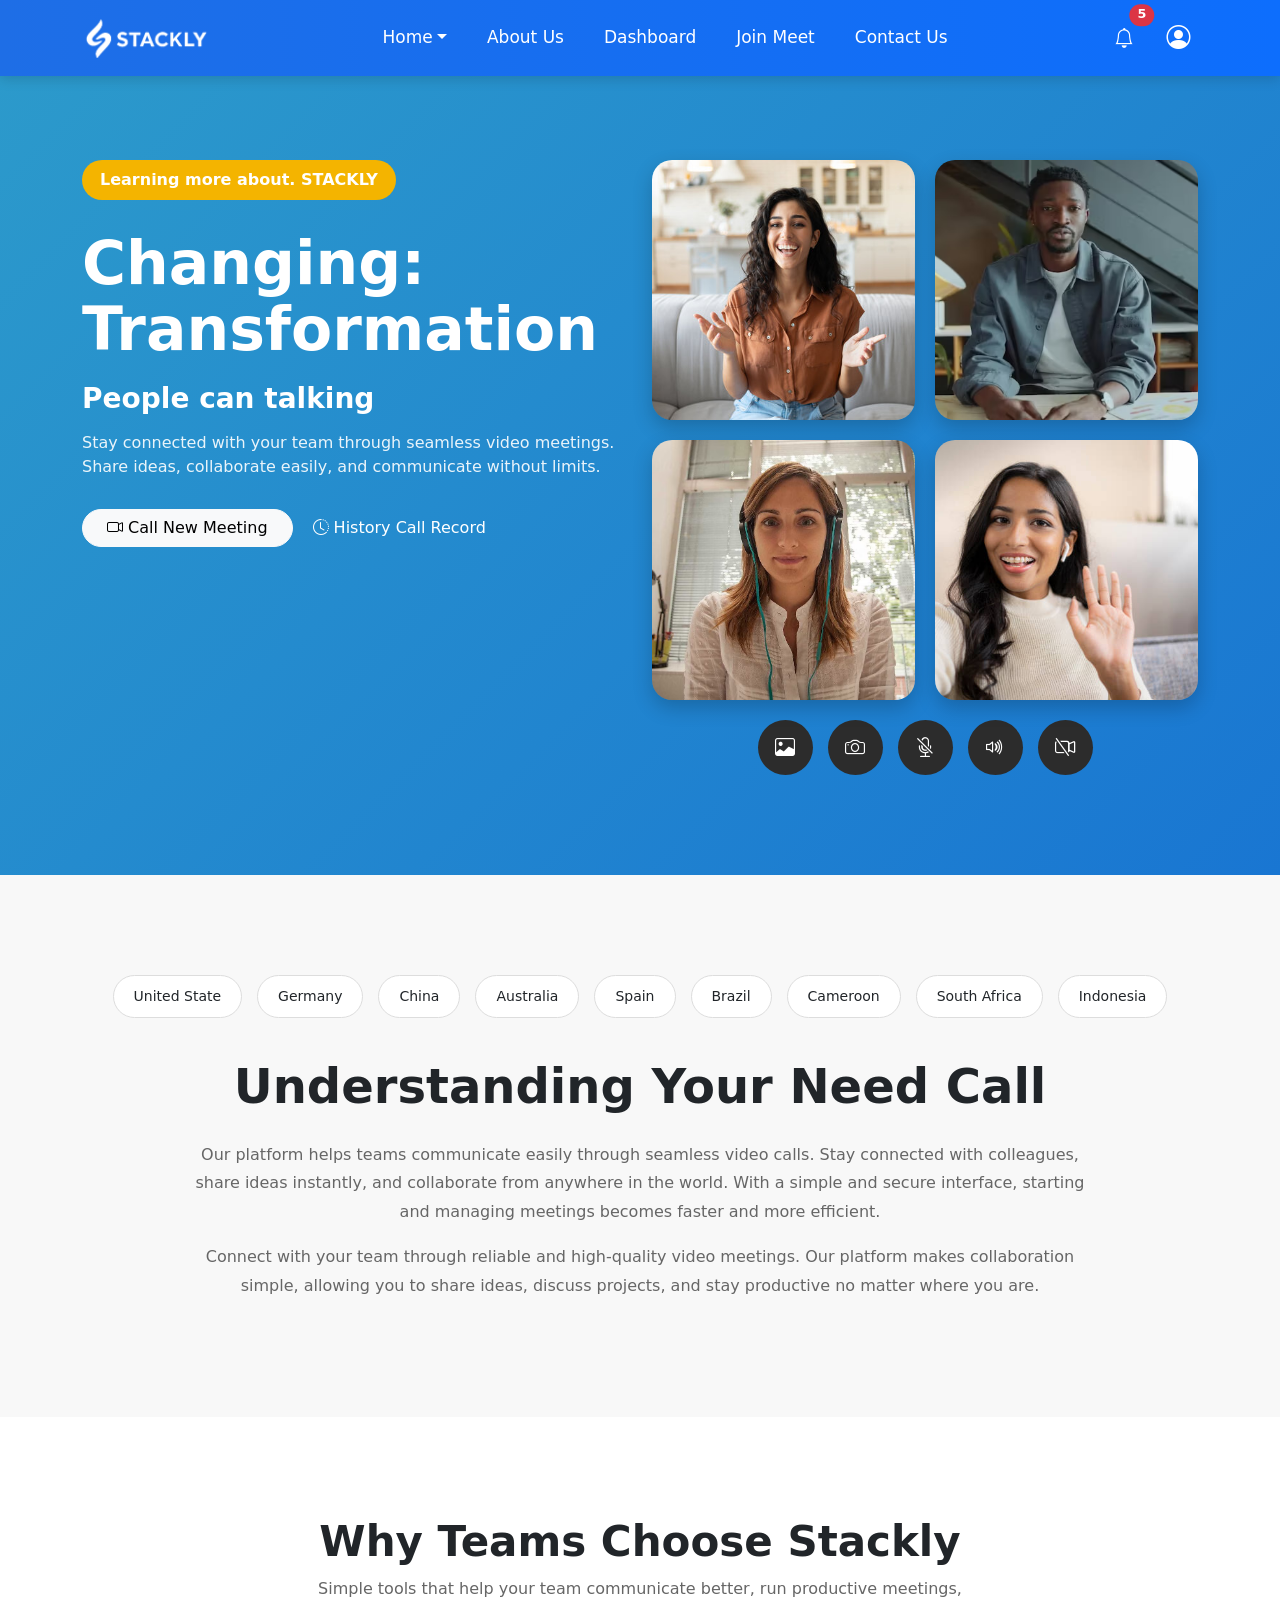
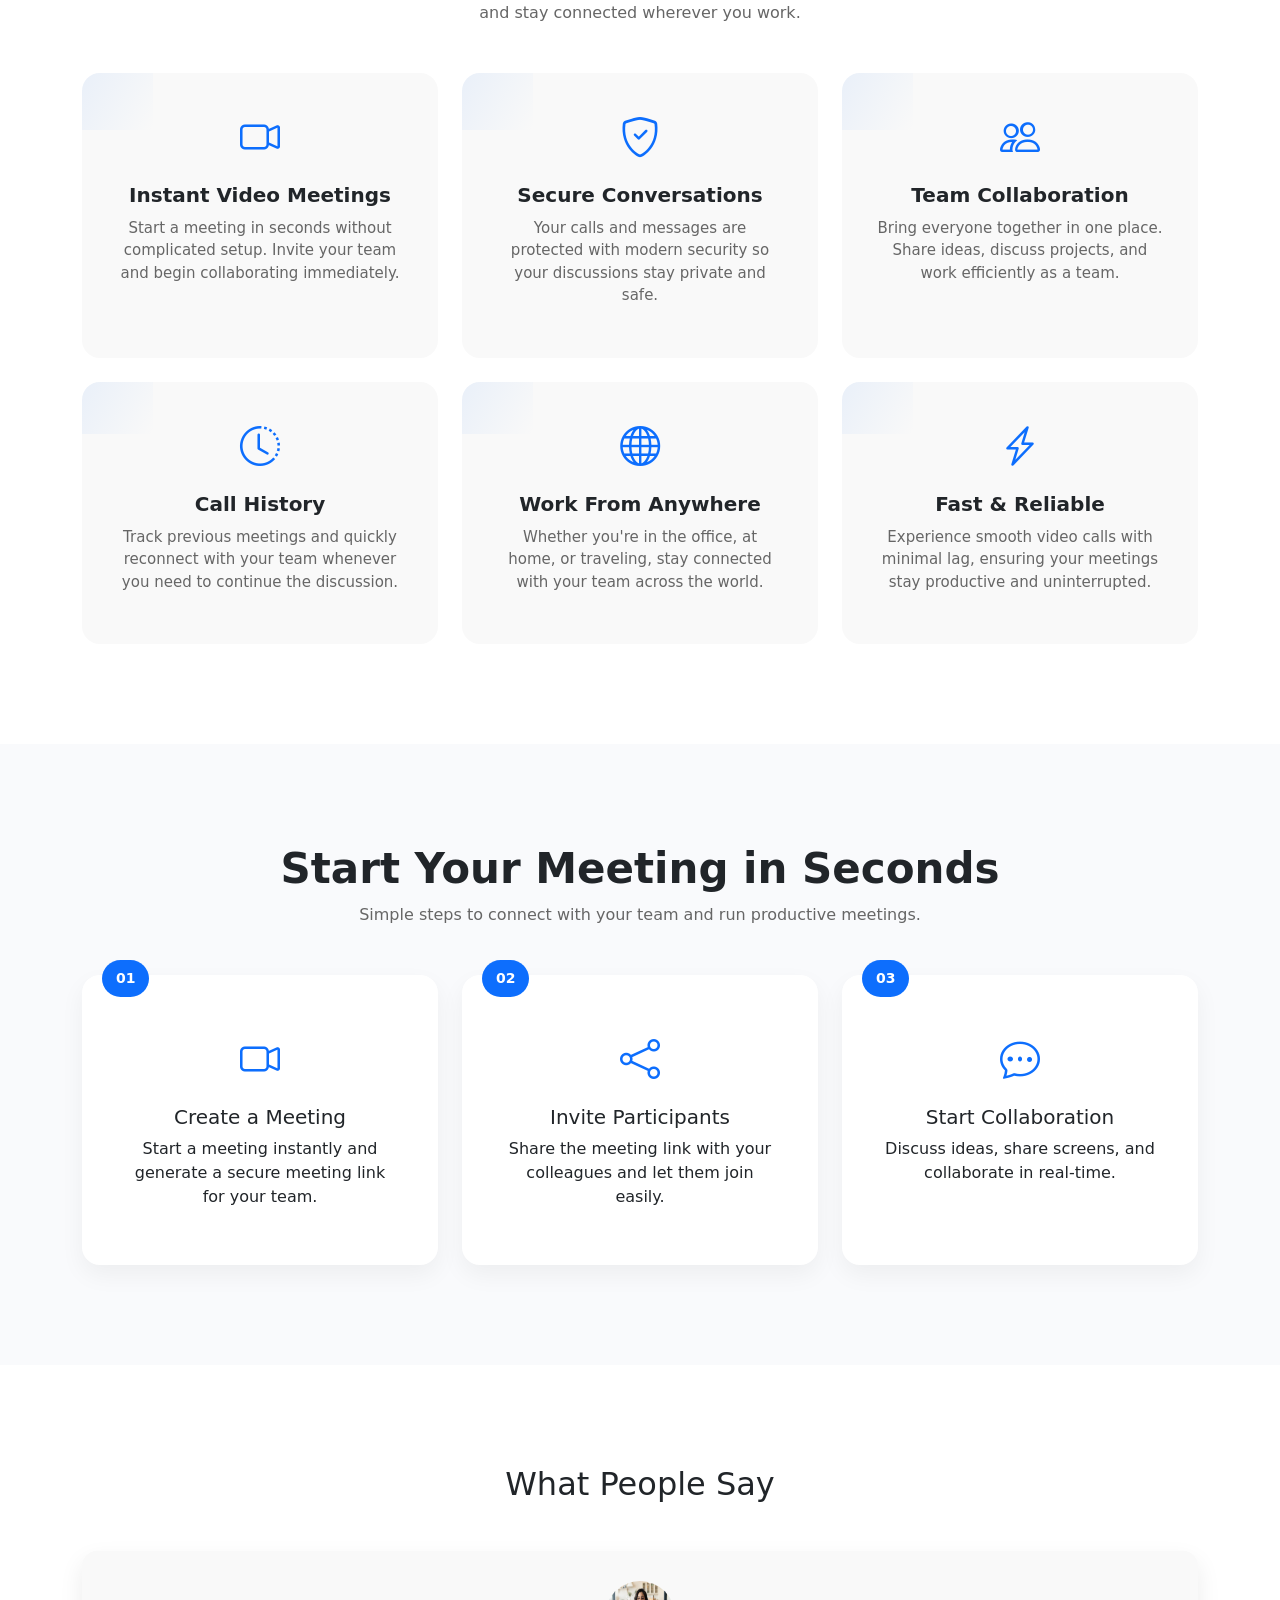
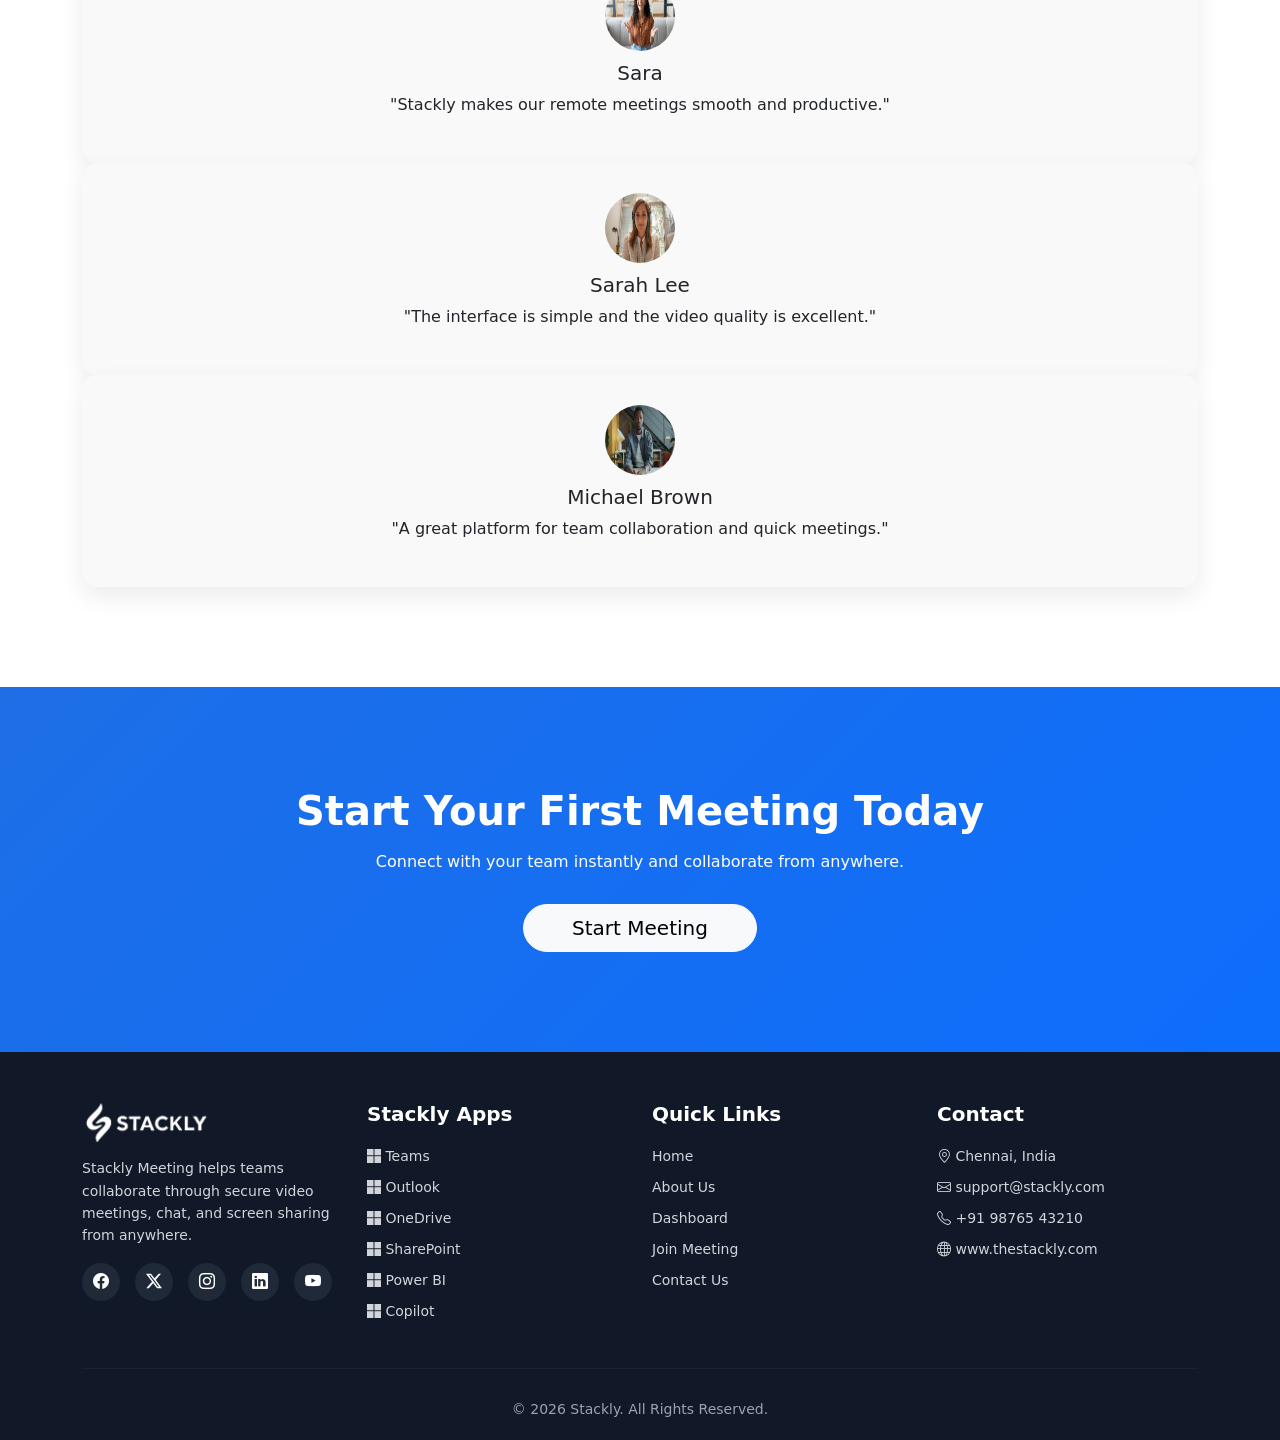
<file: index.html>
<!DOCTYPE html>
<html lang="en">
<head>
    <meta charset="UTF-8">
    <meta name="viewport" content="width=device-width, initial-scale=1.0">
    <link href="https://cdn.jsdelivr.net/npm/bootstrap@5.3.2/dist/css/bootstrap.min.css" rel="stylesheet">
    <link href="https://cdn.jsdelivr.net/npm/bootstrap-icons@1.11.3/font/bootstrap-icons.css" rel="stylesheet">
    <link href="https://unpkg.com/aos@2.3.4/dist/aos.css" rel="stylesheet">
    <link rel="stylesheet" href="https://cdn.jsdelivr.net/npm/swiper@11/swiper-bundle.min.css">
    <title>Home-1</title>
     <link rel="stylesheet" href="style.css">

</head>
<body>
 <nav class="navbar navbar-expand-lg navbar-dark fixed-top">
<div class="container">
  <a class="navbar-brand d-flex align-items-center" href="#">
    <img src="Adobe Express - file.png" class="logo-img" alt="Stackly">
</a>

<button class="navbar-toggler" type="button" data-bs-toggle="collapse" data-bs-target="#navbarMenu">
<span class="navbar-toggler-icon"></span>
</button>

<div class="collapse navbar-collapse" id="navbarMenu">

<ul class="navbar-nav mx-auto gap-lg-4 text-center">

<li class="nav-item dropdown">
<a class="nav-link dropdown-toggle" href="#" data-bs-toggle="dropdown">Home</a>
<ul class="dropdown-menu">
<li><a class="dropdown-item" href="index.html">Home 1</a></li>
<li><a class="dropdown-item" href="home.html">Home 2</a></li>
</ul>
</li>

<li class="nav-item">
<a class="nav-link" href="about.html">About Us</a>
</li>

<li class="nav-item">
<a class="nav-link" href="dashboard.html">Dashboard</a>
</li>

<li class="nav-item">
<a class="nav-link" href="join meet.html">Join Meet</a>
</li>

<li class="nav-item">
        <a class="nav-link" href="contact.html">Contact Us</a>
</li>

</ul>
<ul class="navbar-nav align-items-center gap-3">

<li class="nav-item">
        <a class="nav-link position-relative" href="error2.html">
<i class="bi bi-bell fs-5"></i>

<span class="position-absolute top-0 start-100 translate-middle badge rounded-pill bg-danger">
5
</span>

</a>
</li>
<li class="nav-item dropdown">

<a class="nav-link" href="#" data-bs-toggle="dropdown">
    <i class="bi bi-person-circle fs-4"></i>
</a>

<ul class="dropdown-menu dropdown-menu-end">

<li>
<a class="dropdown-item" href="login.html">
    <i class="bi bi-box-arrow-in-right me-2"></i> Login
</a>
</li>

<li>
        <a class="dropdown-item" href="register.html">
        <i class="bi bi-person-plus me-2"></i> Register
</a>
</li>

</ul>

</li>

</ul>

</div>
</div>
</nav>
<section class="meeting-hero">
<div class="container">
<div class="row align-items-start">


<div class="col-lg-6 text-white">

<div class="badge-top">Learning more about. STACKLY</div>

<h1 class="hero-title">
Changing:<br>
Transformation
</h1>

<h3 class="hero-subtitle">People can talking</h3>

<p class="hero-text">
Stay connected with your team through seamless video meetings.
Share ideas, collaborate easily, and communicate without limits.
</p>

<div class="hero-buttons">
<a href="error2.html" class="btn btn-light rounded-pill px-4">
<i class="bi bi-camera-video"></i> Call New Meeting
</a>

<a href="error2.html" class="history-link">
<i class="bi bi-clock-history"></i> History Call Record
</a>
</div>

</div>
<div class="col-lg-6 md-2">

<div class="video-grid">

<div class="video-card">
<img src="user1.jpg">
</div>

<div class="video-card">
<img src="user2.avif">
</div>

<div class="video-card">
<img src="user3.avif">
</div>

<div class="video-card">
<img src="user4.jpg">
</div>

</div>

<div class="meeting-controls">

<button class="control-btn">
<i class="bi bi-image"></i>
</button>

<button class="control-btn">
<i class="bi bi-camera"></i>
</button>

<button class="control-btn">
<i class="bi bi-mic-mute"></i>
</button>

<button class="control-btn">
<i class="bi bi-volume-up"></i>
</button>

<button class="control-btn">
<i class="bi bi-camera-video-off"></i>
</button>

</div>

</div>

</div>
</div>
</section>
<section class="need-call-section">
  <div class="container">

    <div class="country-tags text-center">

      <span class="country-btn">United State</span>
      <span class="country-btn">Germany</span>
      <span class="country-btn">China</span>
      <span class="country-btn">Australia</span>
      <span class="country-btn">Spain</span>
      <span class="country-btn">Brazil</span>
      <span class="country-btn">Cameroon</span>
      <span class="country-btn">South Africa</span>
      <span class="country-btn">Indonesia</span>

    </div>
    <h2 class="section-title text-center">
      Understanding Your Need Call
    </h2>
    <div class="section-text text-center">

      <p>
       Our platform helps teams communicate easily through seamless video calls. 
       Stay connected with colleagues, share ideas instantly, and collaborate from anywhere in the world. 
       With a simple and secure interface, starting and managing meetings becomes faster and more efficient.
      </p>

      <p>
     Connect with your team through reliable and high-quality video meetings.
     Our platform makes collaboration simple, allowing you to share ideas, discuss projects, and stay productive no matter where you are.
      </p>

    </div>

  </div>
</section>
<section class="features-section">
<div class="container">

<div class="text-center mb-5">
<h2 class="features-title">Why Teams Choose Stackly</h2>
<p class="features-sub">
Simple tools that help your team communicate better, run productive meetings,
and stay connected wherever you work.
</p>
</div>

<div class="row g-4">

<div class="col-md-4">
<div class="feature-card">
<i class="bi bi-camera-video"></i>
<h5>Instant Video Meetings</h5>
<p>
Start a meeting in seconds without complicated setup.
Invite your team and begin collaborating immediately.
</p>
</div>
</div>

<div class="col-md-4">
<div class="feature-card">
<i class="bi bi-shield-check"></i>
<h5>Secure Conversations</h5>
<p>
Your calls and messages are protected with modern security
so your discussions stay private and safe.
</p>
</div>
</div>

<div class="col-md-4">
<div class="feature-card">
<i class="bi bi-people"></i>
<h5>Team Collaboration</h5>
<p>
Bring everyone together in one place. Share ideas,
discuss projects, and work efficiently as a team.
</p>
</div>
</div>

<div class="col-md-4">
<div class="feature-card">
<i class="bi bi-clock-history"></i>
<h5>Call History</h5>
<p>
Track previous meetings and quickly reconnect with
your team whenever you need to continue the discussion.
</p>
</div>
</div>

<div class="col-md-4">
<div class="feature-card">
<i class="bi bi-globe"></i>
<h5>Work From Anywhere</h5>
<p>
Whether you're in the office, at home, or traveling,
stay connected with your team across the world.
</p>
</div>
</div>

<div class="col-md-4">
<div class="feature-card">
<i class="bi bi-lightning-charge"></i>
<h5>Fast & Reliable</h5>
<p>
Experience smooth video calls with minimal lag,
ensuring your meetings stay productive and uninterrupted.
</p>
</div>
</div>

</div>
</div>
</section>
<section class="how-section">
<div class="container">

<div class="text-center mb-5" data-aos="fade-up">
<h2 class="how-title">Start Your Meeting in Seconds</h2>
<p class="how-sub">
Simple steps to connect with your team and run productive meetings.
</p>
</div>

<div class="row g-4">

<div class="col-md-4" data-aos="fade-up" data-aos-delay="100">
<div class="how-card">
<div class="step-number">01</div>
<i class="bi bi-camera-video"></i>
<h5>Create a Meeting</h5>
<p>
Start a meeting instantly and generate a secure meeting link for your team.
</p>
</div>
</div>

<div class="col-md-4" data-aos="fade-up" data-aos-delay="200">
<div class="how-card">
<div class="step-number">02</div>
<i class="bi bi-share"></i>
<h5>Invite Participants</h5>
<p>
Share the meeting link with your colleagues and let them join easily.
</p>
</div>
</div>

<div class="col-md-4" data-aos="fade-up" data-aos-delay="300">
<div class="how-card">
<div class="step-number">03</div>
<i class="bi bi-chat-dots"></i>
<h5>Start Collaboration</h5>
<p>
Discuss ideas, share screens, and collaborate in real-time.
</p>
</div>
</div>

</div>

</div>
</section>
<section class="testimonial-section">
<div class="container">

<div class="text-center mb-5">
<h2>What People Say</h2>
</div>


<div class="swiper-slide">
<div class="testimonial-card">
<img src="user1.jpg">
<h5>Sara </h5>
<p>"Stackly makes our remote meetings smooth and productive."</p>
</div>
</div>

<div class="swiper-slide">
<div class="testimonial-card">
<img src="user3.avif">
<h5>Sarah Lee</h5>
<p>"The interface is simple and the video quality is excellent."</p>
</div>
</div>

<div class="swiper-slide">
<div class="testimonial-card">
<img src="user2.avif">
<h5>Michael Brown</h5>
<p>"A great platform for team collaboration and quick meetings."</p>
</div>
</div>

</div>

</section>
<section class="cta-section">
<div class="container text-center">

<h2>Start Your First Meeting Today</h2>
<p>Connect with your team instantly and collaborate from anywhere.</p>

<a href="error2.html" class="btn btn-light btn-lg rounded-pill px-5">
Start Meeting
</a>

</div>
</section>
<footer class="footer-section">
<div class="container">

<div class="row gy-4">

<div class="col-lg-3 col-md-6">
<img src="Adobe Express - file.png" class="footer-logo">

<p class="footer-text">
Stackly Meeting helps teams collaborate through secure
video meetings, chat, and screen sharing from anywhere.
</p>

<div class="social-icons">
<a href="error2.html"><i class="bi bi-facebook"></i></a>
<a href="error2.html"><i class="bi bi-twitter-x"></i></a>
<a href="error2.html"><i class="bi bi-instagram"></i></a>
<a href="error2.html"><i class="bi bi-linkedin"></i></a>
<a href="error2.html"><i class="bi bi-youtube"></i></a>
</div>
</div>

<div class="col-lg-3 col-md-6">

<h5 class="footer-title">Stackly Apps</h5>

<ul class="footer-links">
<li><i class="bi bi-microsoft"></i> Teams</li>
<li><i class="bi bi-microsoft"></i> Outlook</li>
<li><i class="bi bi-microsoft"></i> OneDrive</li>
<li><i class="bi bi-microsoft"></i> SharePoint</li>
<li><i class="bi bi-microsoft"></i> Power BI</li>
<li><i class="bi bi-microsoft"></i> Copilot</li>
</ul>

</div>

<div class="col-lg-3 col-md-6">

<h5 class="footer-title">Quick Links</h5>

<ul class="footer-links">
<li><a href="index.html">Home</a></li>
<li><a href="#">About Us</a></li>
<li><a href="dashboard.html">Dashboard</a></li>
<li><a href="join meet.html">Join Meeting</a></li>
<li><a href="error2.html">Contact Us</a></li>
</ul>

</div>

<div class="col-lg-3 col-md-6">

<h5 class="footer-title">Contact</h5>

<ul class="footer-links">
<li><i class="bi bi-geo-alt"></i> Chennai, India</li>
<li><i class="bi bi-envelope"></i> support@stackly.com</li>
<li><i class="bi bi-telephone"></i> +91 98765 43210</li>
<li><i class="bi bi-globe"></i> www.thestackly.com</li>
</ul>

</div>

</div>  

<hr class="footer-line">

<div class="text-center footer-bottom">
&copy; 2026 Stackly. All Rights Reserved.
</div>

</div>
</footer>


<script src="https://cdn.jsdelivr.net/npm/bootstrap@5.3.2/dist/js/bootstrap.bundle.min.js"></script>
<script src="https://unpkg.com/aos@2.3.4/dist/aos.js"></script>

<script>
AOS.init({
duration:1000,
once:true
});
</script>
<script src="https://cdnjs.cloudflare.com/ajax/libs/gsap/3.12.2/gsap.min.js"></script>

<script>
gsap.from(".hero-title",{
y:50,
opacity:0,
duration:1
});

gsap.from(".video-card",{
scale:0.8,
opacity:0,
stagger:0.2,
duration:1
});
</script>
<script src="https://unpkg.com/aos@2.3.4/dist/aos.js"></script>
<script src="https://cdn.jsdelivr.net/npm/swiper@11/swiper-bundle.min.js"></script>

    
</body>
</html>
</file>
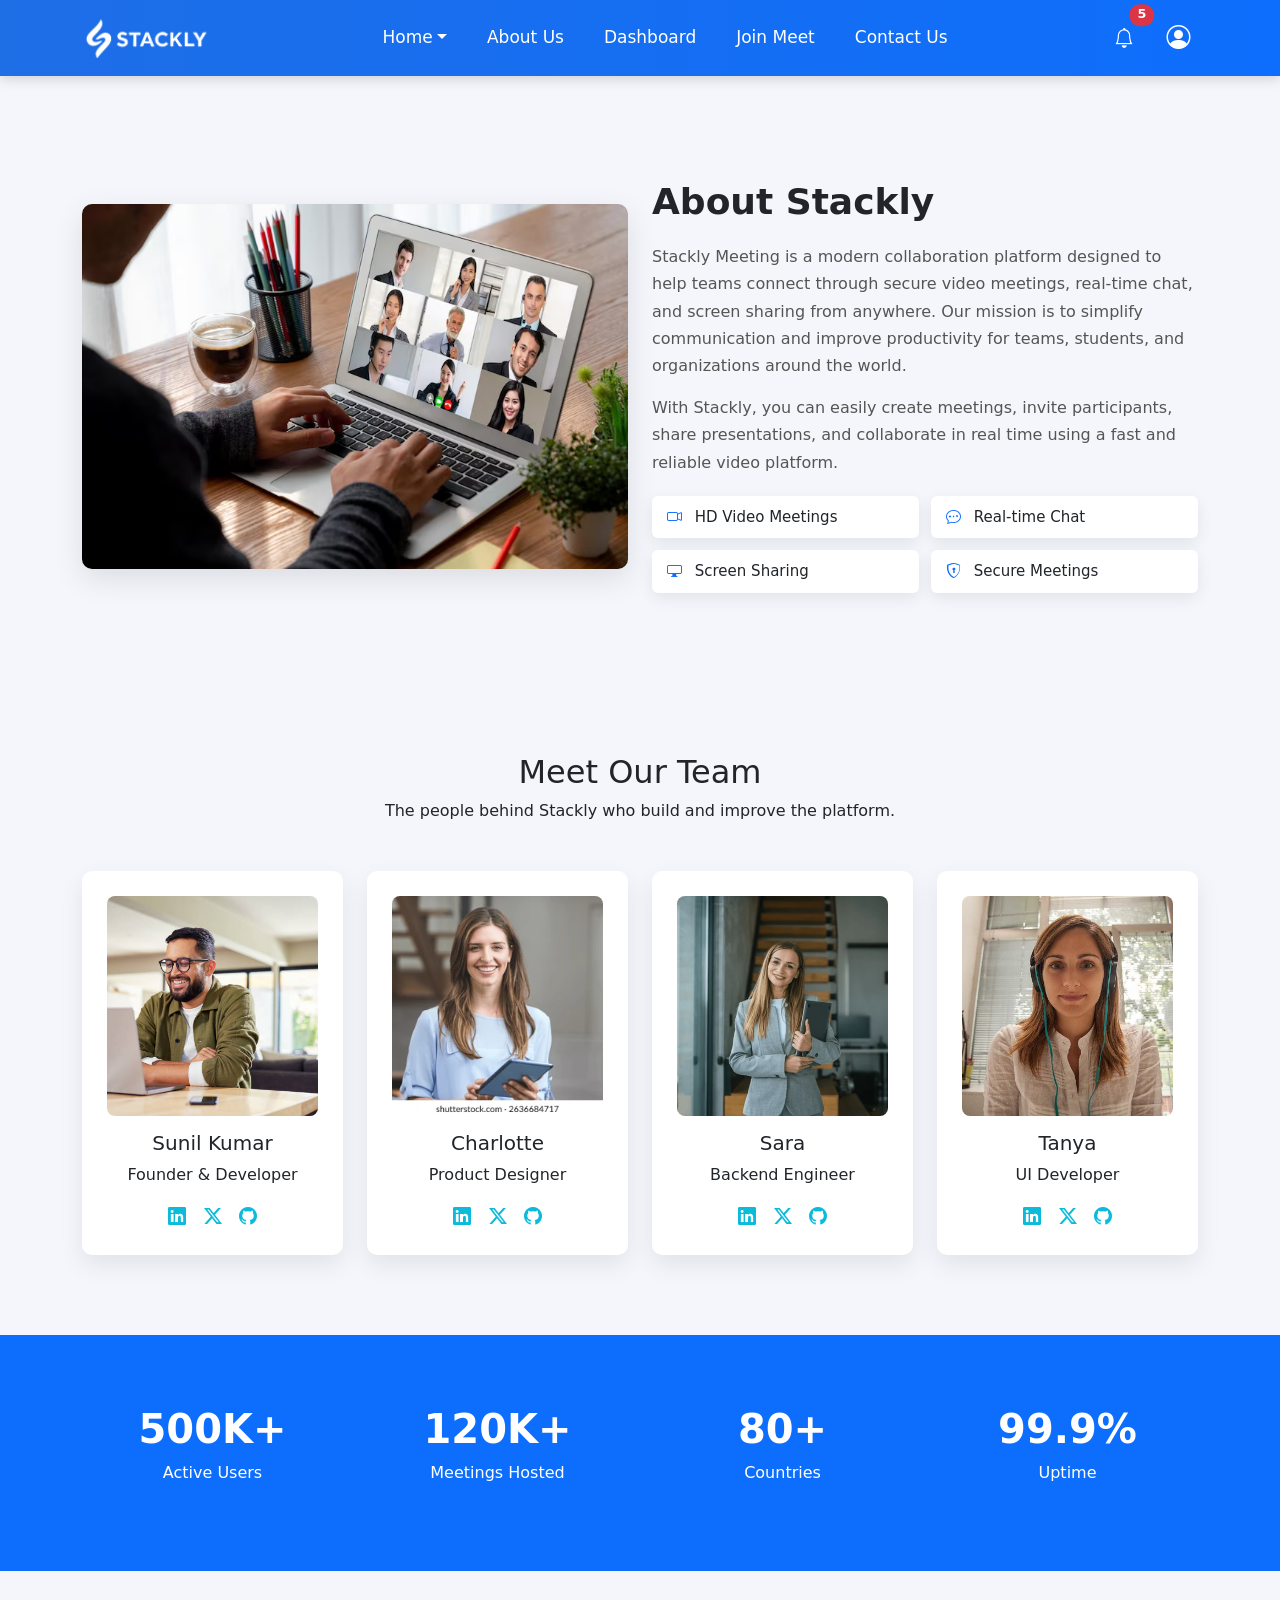
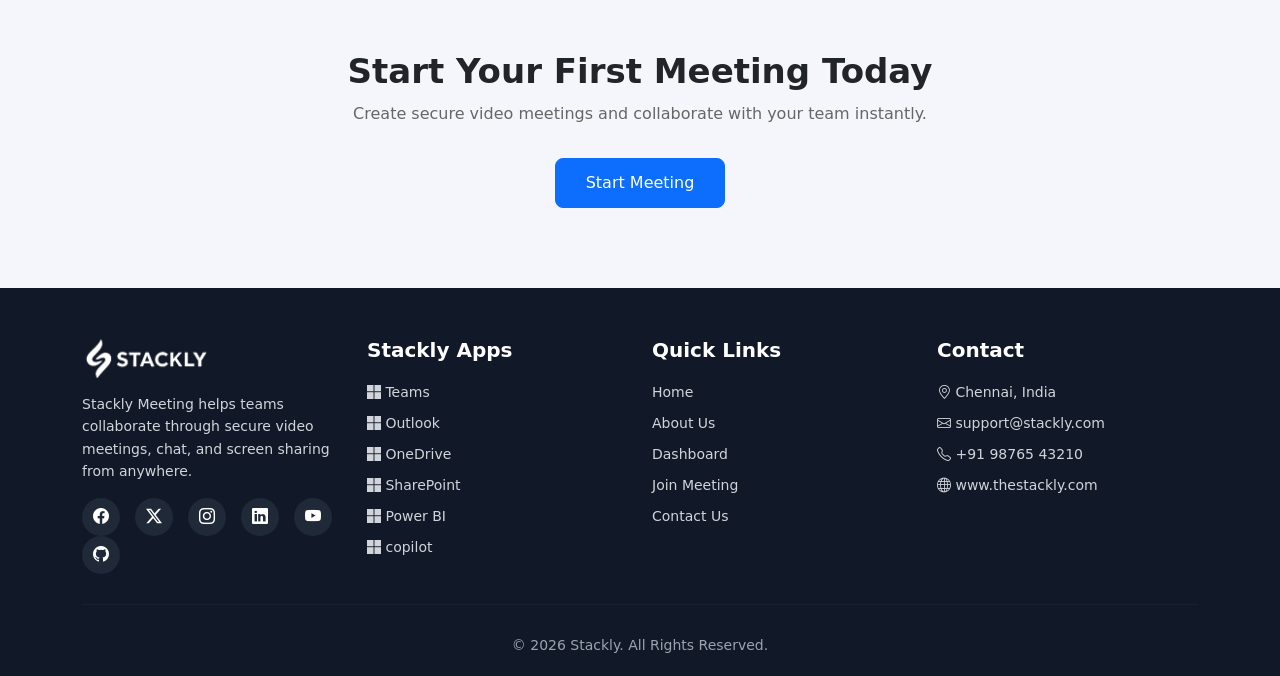
<file: about.html>
<!DOCTYPE html>
<html lang="en">
<head>
    <meta charset="UTF-8">
    <meta name="viewport" content="width=device-width, initial-scale=1.0">
    <title>About us</title>
    <link href="https://cdn.jsdelivr.net/npm/bootstrap@5.3.2/dist/css/bootstrap.min.css" rel="stylesheet">
    <link href="https://cdn.jsdelivr.net/npm/bootstrap-icons@1.11.3/font/bootstrap-icons.css" rel="stylesheet">
    <link rel="stylesheet" href="about.css">
</head>
<body>
    <nav class="navbar navbar-expand-lg navbar-dark fixed-top">
<div class="container">
  <a class="navbar-brand d-flex align-items-center" href="#">
    <img src="Adobe Express - file.png" class="logo-img" alt="Stackly">
</a>

<button class="navbar-toggler" type="button" data-bs-toggle="collapse" data-bs-target="#navbarMenu">
<span class="navbar-toggler-icon"></span>
</button>

<div class="collapse navbar-collapse" id="navbarMenu">

<ul class="navbar-nav mx-auto gap-lg-4 text-center">

<li class="nav-item dropdown">
<a class="nav-link dropdown-toggle" href="#" data-bs-toggle="dropdown">Home</a>
<ul class="dropdown-menu">
<li><a class="dropdown-item" href="index.html">Home 1</a></li>
<li><a class="dropdown-item" href="home.html">Home 2</a></li>
</ul>
</li>

<li class="nav-item">
<a class="nav-link" href="about.html">About Us</a>
</li>

<li class="nav-item">
<a class="nav-link" href="dashboard.html">Dashboard</a>
</li>

<li class="nav-item">
<a class="nav-link" href="join meet.html">Join Meet</a>
</li>

<li class="nav-item">
        <a class="nav-link" href="contact.html">Contact Us</a>
</li>

</ul>
<ul class="navbar-nav align-items-center gap-3">

<li class="nav-item">
        <a class="nav-link position-relative" href="error2.html">
<i class="bi bi-bell fs-5"></i>

<span class="position-absolute top-0 start-100 translate-middle badge rounded-pill bg-danger">
5
</span>

</a>
</li>
<li class="nav-item dropdown">

<a class="nav-link" href="#" data-bs-toggle="dropdown">
    <i class="bi bi-person-circle fs-4"></i>
</a>

<ul class="dropdown-menu dropdown-menu-end">

<li>
<a class="dropdown-item" href="login.html">
    <i class="bi bi-box-arrow-in-right me-2"></i> Login
</a>
</li>

<li>
        <a class="dropdown-item" href="register.html">
        <i class="bi bi-person-plus me-2"></i> Register
</a>
</li>

</ul>

</li>

</ul>

</div>
</div>
</nav>
<section class="about-section">

<div class="container">

<div class="row align-items-center gy-4">


<div class="col-lg-6">

<img src="meeting1.avif" class="img-fluid about-img">

</div>


<div class="col-lg-6">

<h2 class="about-title">About Stackly</h2>

<p class="about-text">
Stackly Meeting is a modern collaboration platform designed to help teams connect
through secure video meetings, real-time chat, and screen sharing from anywhere.
Our mission is to simplify communication and improve productivity for teams,
students, and organizations around the world.
</p>

<p class="about-text">
With Stackly, you can easily create meetings, invite participants,
share presentations, and collaborate in real time using a fast
and reliable video platform.
</p>

<div class="about-features">

<div><i class="bi bi-camera-video"></i> HD Video Meetings</div>

<div><i class="bi bi-chat-dots"></i> Real-time Chat</div>

<div><i class="bi bi-display"></i> Screen Sharing</div>

<div><i class="bi bi-shield-lock"></i> Secure Meetings</div>

</div>

</div>

</div>

</div>

</section>
<section class="team-section">

<div class="container">

<div class="text-center mb-5">
<h2 class="section-title">Meet Our Team</h2>
<p class="section-subtitle">
The people behind Stackly who build and improve the platform.
</p>
</div>

<div class="row g-4">

<div class="col-lg-3 col-md-6">

<div class="team-card">

<img src="founder1.jpg">

<h5>Sunil Kumar</h5>
<p>Founder & Developer</p>

<div class="team-social">

<a href="error2.html">
<i class="bi bi-linkedin"></i>
</a>

<a href="error2.html" >
<i class="bi bi-twitter-x"></i>
</a>

<a href="error2.html">
<i class="bi bi-github"></i>
</a>

</div>

</div>

</div>


<div class="col-lg-3 col-md-6">

<div class="team-card">

<img src="women1.webp">

<h5>Charlotte</h5>
<p>Product Designer</p>

<div class="team-social">

<a href="error2.html">
<i class="bi bi-linkedin"></i>
</a>

<a href="error2.html">
<i class="bi bi-twitter-x"></i>
</a>

<a href="error2.html">
<i class="bi bi-github"></i>
</a>

</div>

</div>

</div>


<div class="col-lg-3 col-md-6">

<div class="team-card">

<img src="women2.webp">

<h5>Sara</h5>
<p>Backend Engineer</p>

<div class="team-social">

<a href="error2.html">
<i class="bi bi-linkedin"></i>
</a>

<a href="error2.html" >
<i class="bi bi-twitter-x"></i>
</a>

<a href="error2.html">
<i class="bi bi-github"></i>
</a>

</div>

</div>

</div>


<div class="col-lg-3 col-md-6">

<div class="team-card">

<img src="user3.avif">

<h5>Tanya</h5>
<p>UI Developer</p>

<div class="team-social">

<a href="error2.html">
<i class="bi bi-linkedin"></i>
</a>

<a href="error2.html">
<i class="bi bi-twitter-x"></i>
</a>

<a href="error2.html">
<i class="bi bi-github"></i>
</a>

</div>

</div>

</div>

</div>

</div>

</section>
<section class="stats-section">

<div class="container">

<div class="row text-center g-4">

<div class="col-md-3">

<h2>500K+</h2>
<p>Active Users</p>

</div>

<div class="col-md-3">

<h2>120K+</h2>
<p>Meetings Hosted</p>

</div>

<div class="col-md-3">

<h2>80+</h2>
<p>Countries</p>

</div>

<div class="col-md-3">

<h2>99.9%</h2>
<p>Uptime</p>

</div>

</div>

</div>

</section>
<section class="cta-section">

<div class="container text-center">

<h2>Start Your First Meeting Today</h2>

<p>
Create secure video meetings and collaborate with your team instantly.
</p>

<a href="join meet.html" class="btn btn-primary btn-lg mt-3">
Start Meeting
</a>

</div>

</section>



<footer class="footer-section">

<div class="container">

<div class="row gy-4">

<div class="col-lg-3 col-md-6">

<img src="Adobe Express - file.png" class="footer-logo">

<p class="footer-text">
Stackly Meeting helps teams collaborate through secure
video meetings, chat, and screen sharing from anywhere.
</p>

<div class="social-icons">

<a href="error2.html"><i class="bi bi-facebook"></i></a>
<a href="error2.html"><i class="bi bi-twitter-x"></i></a>
<a href="error2.html"><i class="bi bi-instagram"></i></a>
<a href="error2.html"><i class="bi bi-linkedin"></i></a>
<a href="error2.html"><i class="bi bi-youtube"></i></a>
<a href="error2.html"><i class="bi bi-github"></i></a>

</div>

</div>


<div class="col-lg-3 col-md-6">

<h5 class="footer-title">Stackly Apps</h5>

<ul class="footer-links">

<li><i class="bi bi-microsoft"></i> Teams</li>
<li><i class="bi bi-microsoft"></i> Outlook</li>
<li><i class="bi bi-microsoft"></i> OneDrive</li>
<li><i class="bi bi-microsoft"></i> SharePoint</li>
<li><i class="bi bi-microsoft"></i> Power BI</li>
<li><i class="bi bi-microsoft"></i> copilot</li>

</ul>

</div>


<div class="col-lg-3 col-md-6">

<h5 class="footer-title">Quick Links</h5>

<ul class="footer-links">

<li><a href="index.html">Home</a></li>
<li><a href="about.html">About Us</a></li>
<li><a href="dashboard.html">Dashboard</a></li>
<li><a href="join meet.html">Join Meeting</a></li>
<li><a href="contact.html">Contact Us</a></li>

</ul>

</div>

<div class="col-lg-3 col-md-6">

<h5 class="footer-title">Contact</h5>

<ul class="footer-links">

<li><i class="bi bi-geo-alt"></i> Chennai, India</li>
<li><i class="bi bi-envelope"></i> support@stackly.com</li>
<li><i class="bi bi-telephone"></i> +91 98765 43210</li>
<li><i class="bi bi-globe"></i> www.thestackly.com</li>

</ul>

</div>

</div>

<hr class="footer-line">

<div class="text-center footer-bottom">

&copy; 2026 Stackly. All Rights Reserved.

</div>

</div>

</footer>
 
<script src="https://cdn.jsdelivr.net/npm/bootstrap@5.3.2/dist/js/bootstrap.bundle.min.js"></script>

</body>
</html>
</file>
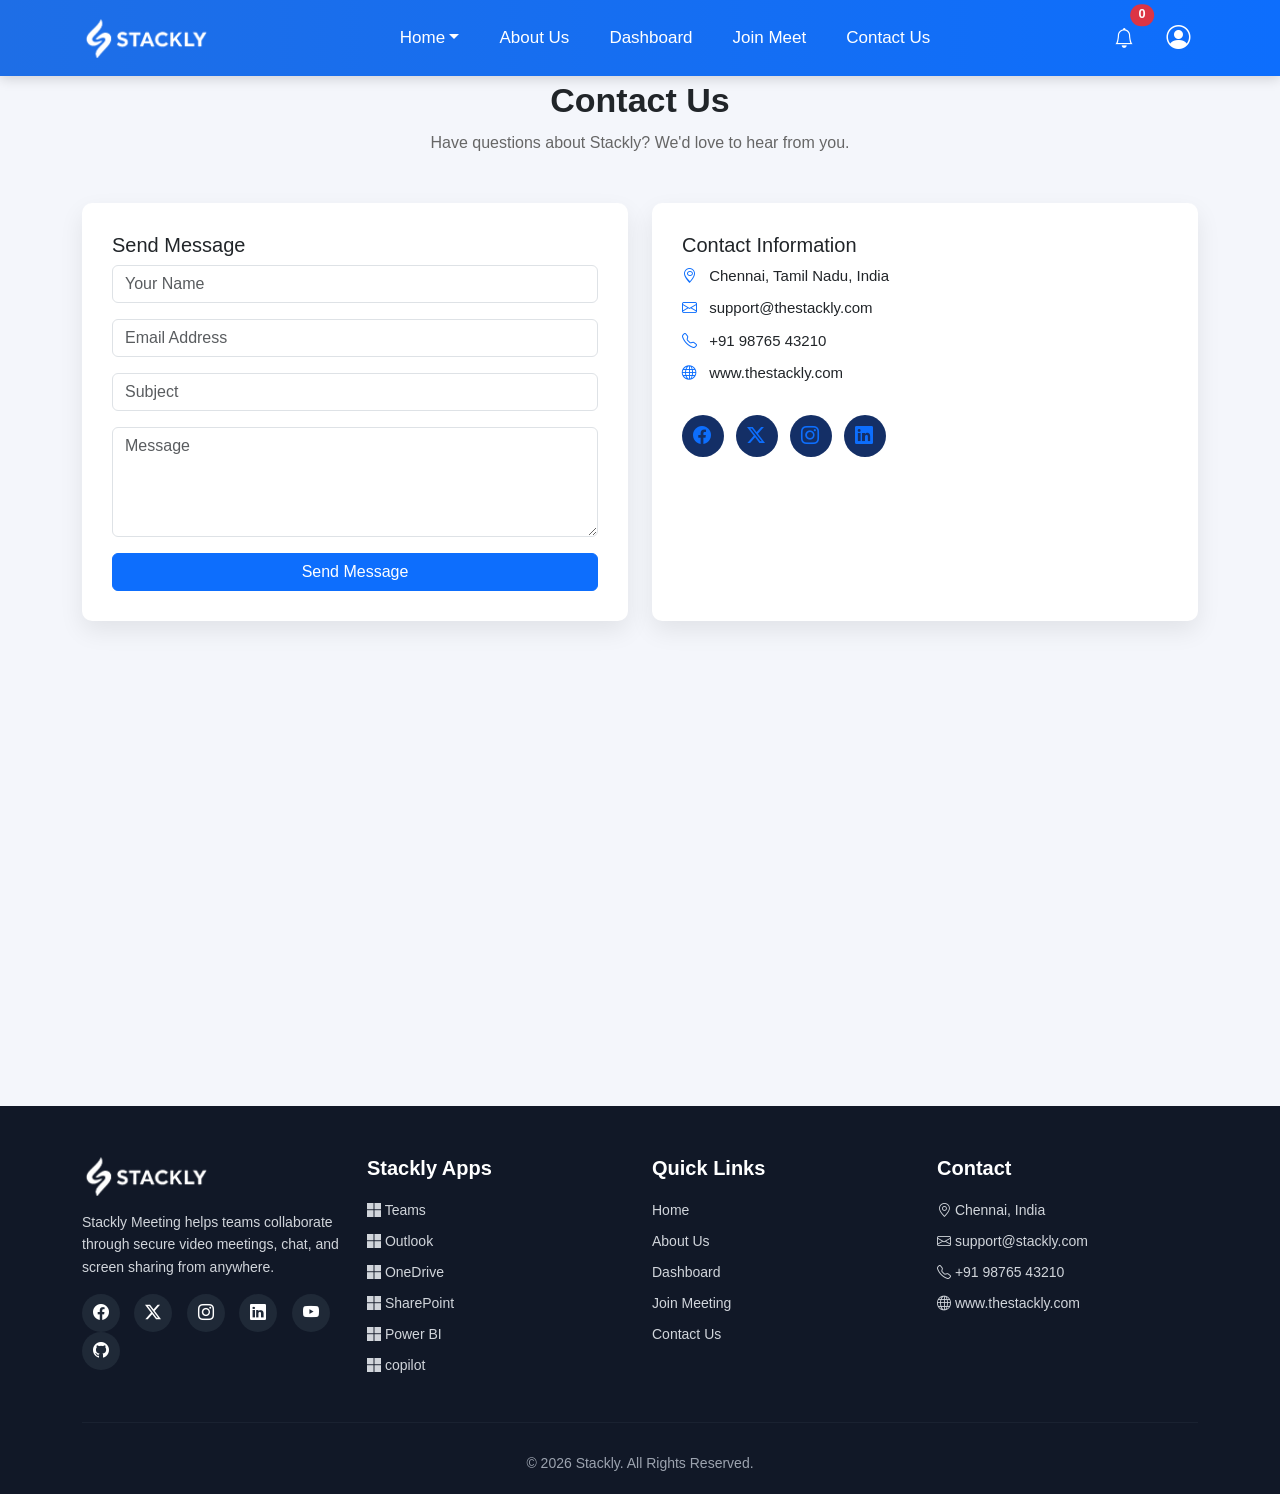
<file: contact.html>
<!DOCTYPE html>
<html>
<head>
<title>Login</title>
<meta name="viewport" content="width=device-width, initial-scale=1.0">
<link rel="stylesheet" href="https://cdn.jsdelivr.net/npm/bootstrap@5.3.2/dist/css/bootstrap.min.css">
<link rel="stylesheet" href="https://cdn.jsdelivr.net/npm/bootstrap-icons@1.11.3/font/bootstrap-icons.css">
<link rel="stylesheet" href="contact.css">

</head>

<body>
<nav class="navbar navbar-expand-lg navbar-dark fixed-top">
<div class="container">
  <a class="navbar-brand d-flex align-items-center" href="#">
    <img src="Adobe Express - file.png" class="logo-img" alt="Stackly">
</a>

<button class="navbar-toggler" type="button" data-bs-toggle="collapse" data-bs-target="#navbarMenu">
<span class="navbar-toggler-icon"></span>
</button>

<div class="collapse navbar-collapse" id="navbarMenu">

<ul class="navbar-nav mx-auto gap-lg-4 text-center">

<li class="nav-item dropdown">
<a class="nav-link dropdown-toggle" href="#" data-bs-toggle="dropdown">Home</a>
<ul class="dropdown-menu">
<li><a class="dropdown-item" href="index.html">Home 1</a></li>
<li><a class="dropdown-item" href="home.html">Home 2</a></li>
</ul>
</li>

<li class="nav-item">
<a class="nav-link" href="about.html">About Us</a>
</li>

<li class="nav-item">
<a class="nav-link" href="dashboard.html">Dashboard</a>
</li>

<li class="nav-item">
<a class="nav-link" href="join meet.html">Join Meet</a>
</li>

<li class="nav-item">
        <a class="nav-link" href="contact.html">Contact Us</a>
</li>

</ul>
<ul class="navbar-nav align-items-center gap-3">

<li class="nav-item">
        <a class="nav-link position-relative" href="error2.html">
<i class="bi bi-bell fs-5"></i>

<span class="position-absolute top-0 start-100 translate-middle badge rounded-pill bg-danger">
0
</span>

</a>
</li>
<li class="nav-item dropdown">

<a class="nav-link" href="#" data-bs-toggle="dropdown">
    <i class="bi bi-person-circle fs-4"></i>
</a>

<ul class="dropdown-menu dropdown-menu-end">

<li>
<a class="dropdown-item" href="login.html">
    <i class="bi bi-box-arrow-in-right me-2"></i> Login
</a>
</li>

<li>
        <a class="dropdown-item" href="register.html">
        <i class="bi bi-person-plus me-2"></i> Register
</a>
</li>

</ul>

</li>

</ul>

</div>
</div>
</nav>
<section class="contact-section">

<div class="container">

<div class="text-center mb-5">
<h2 class="section-title">Contact Us</h2>
<p class="section-subtitle">
Have questions about Stackly? We'd love to hear from you.
</p>
</div>

<div class="row g-4">



<div class="col-lg-6">

<div class="contact-card">
        <form action="error2.html">

<h5>Send Message</h5>

<input type="text" class="form-control mb-3" placeholder="Your Name" required>

<input type="email" class="form-control mb-3" placeholder="Email Address" required>

<input type="text" class="form-control mb-3" placeholder="Subject">

<textarea class="form-control mb-3" rows="4" placeholder="Message"></textarea>

<button type="submit" class="btn btn-primary w-100">Send Message</button>
</form>

</div>

</div>


<div class="col-lg-6">

<div class="contact-card">

<h5>Contact Information</h5>

<p><i class="bi bi-geo-alt"></i> Chennai, Tamil Nadu, India</p>

<p><i class="bi bi-envelope"></i> support@thestackly.com</p>

<p><i class="bi bi-telephone"></i> +91 98765 43210</p>

<p><i class="bi bi-globe"></i> www.thestackly.com</p>

<div class="contact-social">

<a href="error2.html"><i class="bi bi-facebook"></i></a>

<a href="error2.html"><i class="bi bi-twitter-x"></i></a>

<a href="error2.html"><i class="bi bi-instagram"></i></a>

<a href="error2.html"><i class="bi bi-linkedin"></i></a>

</div>

</div>

</div>

</div>


<div class="map-section mt-5">

<iframe 
src="https://www.google.com/maps?q=Chennai&t=&z=13&ie=UTF8&iwloc=&output=embed"
width="100%" 
height="350" 
style="border:0;" 
loading="lazy">
</iframe>

</div>

</div>

</section>


<footer class="footer-section">

<div class="container">

<div class="row gy-4">

<div class="col-lg-3 col-md-6">

<img src="Adobe Express - file.png" class="footer-logo">

<p class="footer-text">
Stackly Meeting helps teams collaborate through secure
video meetings, chat, and screen sharing from anywhere.
</p>

<div class="social-icons">

<a href="error2.html"><i class="bi bi-facebook"></i></a>
<a href="error2.html"><i class="bi bi-twitter-x"></i></a>
<a href="error2.html"><i class="bi bi-instagram"></i></a>
<a href="error2.html"><i class="bi bi-linkedin"></i></a>
<a href="error2.html"><i class="bi bi-youtube"></i></a>
<a href="error2.html"><i class="bi bi-github"></i></a>

</div>

</div>


<div class="col-lg-3 col-md-6">

<h5 class="footer-title">Stackly Apps</h5>

<ul class="footer-links">

<li><i class="bi bi-microsoft"></i> Teams</li>
<li><i class="bi bi-microsoft"></i> Outlook</li>
<li><i class="bi bi-microsoft"></i> OneDrive</li>
<li><i class="bi bi-microsoft"></i> SharePoint</li>
<li><i class="bi bi-microsoft"></i> Power BI</li>
<li><i class="bi bi-microsoft"></i> copilot</li>

</ul>

</div>


<div class="col-lg-3 col-md-6">

<h5 class="footer-title">Quick Links</h5>

<ul class="footer-links">

<li><a href="index.html">Home</a></li>
<li><a href="about.html">About Us</a></li>
<li><a href="dashboard.html">Dashboard</a></li>
<li><a href="join meet.html">Join Meeting</a></li>
<li><a href="contact.html">Contact Us</a></li>

</ul>

</div>

<div class="col-lg-3 col-md-6">

<h5 class="footer-title">Contact</h5>

<ul class="footer-links">

<li><i class="bi bi-geo-alt"></i> Chennai, India</li>
<li><i class="bi bi-envelope"></i> support@stackly.com</li>
<li><i class="bi bi-telephone"></i> +91 98765 43210</li>
<li><i class="bi bi-globe"></i> www.thestackly.com</li>

</ul>

</div>

</div>

<hr class="footer-line">

<div class="text-center footer-bottom">

&copy; 2026 Stackly. All Rights Reserved.

</div>

</div>

</footer>
<script src="https://cdn.jsdelivr.net/npm/bootstrap@5.3.2/dist/js/bootstrap.bundle.min.js"></script>

</body>
</html>
</file>
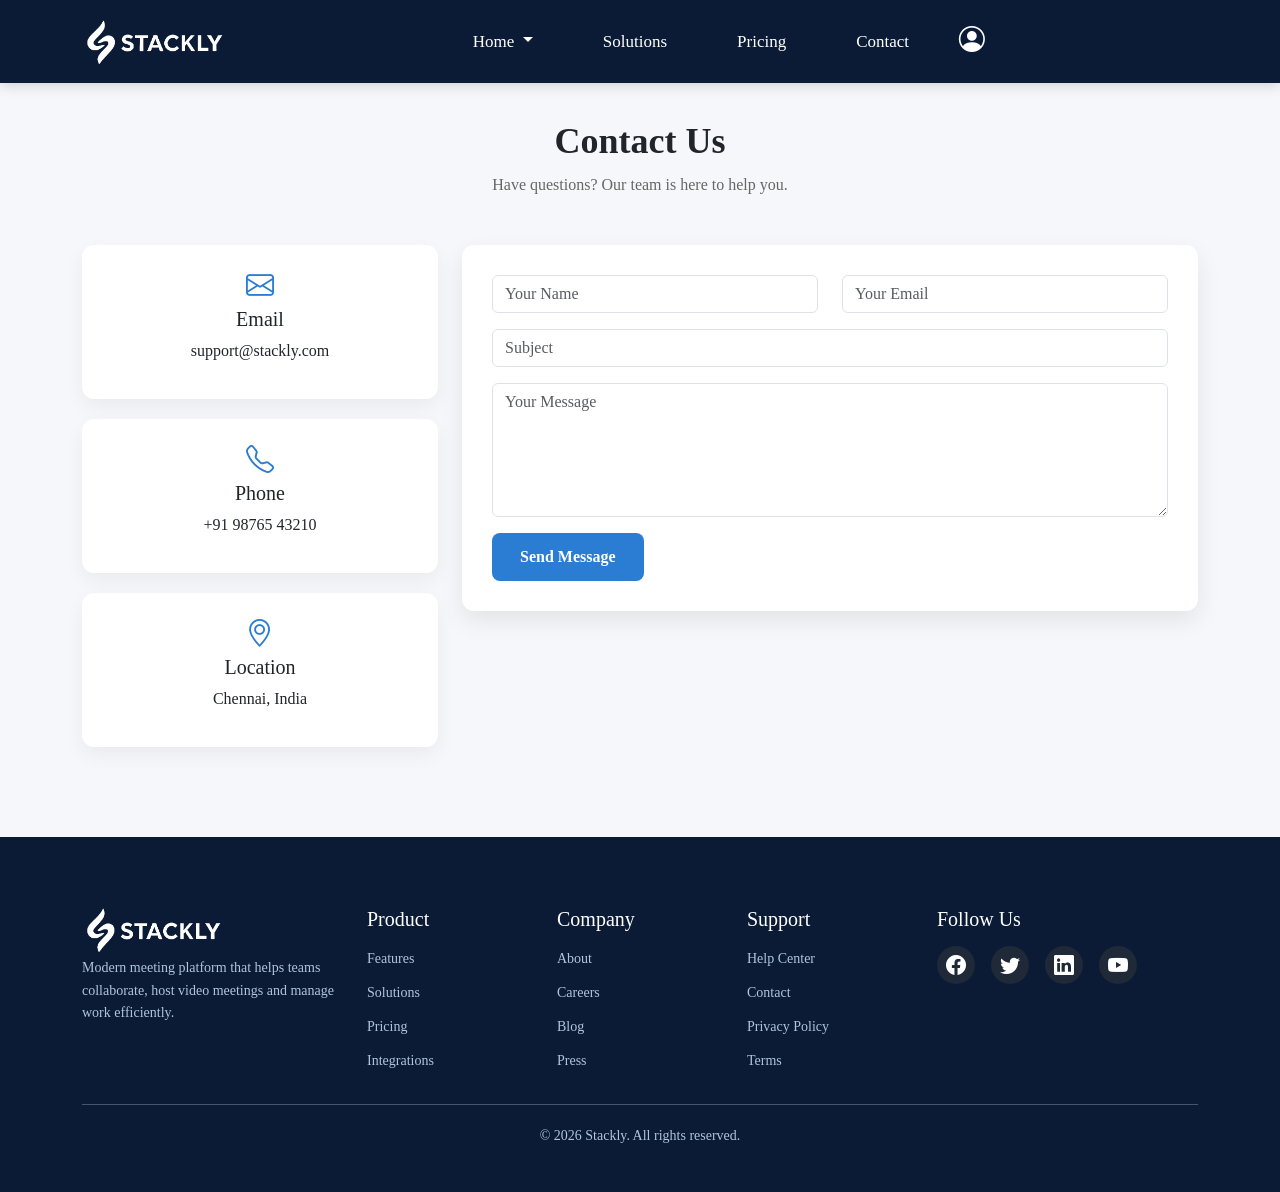
<file: contact2.html>
<!DOCTYPE html>
<html lang="en">
<head>
<meta charset="UTF-8">
<meta name="viewport" content="width=device-width, initial-scale=1.0">

<title>Stackly  - Smart Meeting Platform</title>

<link rel="stylesheet" href="style.css">

<link href="https://cdn.jsdelivr.net/npm/bootstrap@5.3.2/dist/css/bootstrap.min.css" rel="stylesheet">

<link rel="stylesheet" href="https://cdn.jsdelivr.net/npm/bootstrap-icons@1.11.3/font/bootstrap-icons.css">
<link rel="stylesheet" href="contact2.css">

</head>

<body>
<nav class="navbar navbar-expand-lg navbar-light fixed-top">

<div class="container">
<a class="navbar-brand logo-bg">
<img src="Adobe Express - file.png">
</a>

<button class="navbar-toggler" data-bs-toggle="collapse" data-bs-target="#menu">
<span class="navbar-toggler-icon"></span>
</button>

<div class="collapse navbar-collapse" id="menu">

<ul class="navbar-nav mx-auto">
<li class="nav-item dropdown">

<a class="nav-link dropdown-toggle" data-bs-toggle="dropdown">
Home
</a>

<ul class="dropdown-menu">

<li><a class="dropdown-item" href="index.html">Home 1</a></li>

<li><a class="dropdown-item" href="home.html">Home 2</a></li>

</ul>

</li>


<li class="nav-item">
<a  href="solution.html" class="nav-link">Solutions</a>
</li>

<li class="nav-item">
<a href="pricing.html"  class="nav-link">Pricing</a>
</li>

<li class="nav-item">
<a  href="contact2.html" class="nav-link">Contact</a>
</li>


<div class="dropdown">

<i class="bi bi-person-circle profile-icon"
data-bs-toggle="dropdown"></i>

<ul class="dropdown-menu dropdown-menu-end">

<li><a  href="login2.html" class="dropdown-item">Login</a></li>

<li><a href="register2.html"  class="dropdown-item">Register</a></li>

</ul>

</ul>

</div>

</div>

</div>

</div>

</nav>
<section class="contact-section">

<div class="container">

<h2 class="contact-title text-center">Contact Us</h2>

<p class="contact-sub text-center">
Have questions? Our team is here to help you.
</p>

<div class="row mt-5">



<div class="col-lg-4">

<div class="contact-info">

<div class="contact-box">
<i class="bi bi-envelope"></i>
<h5>Email</h5>
<p>support@stackly.com</p>
</div>

<div class="contact-box">
<i class="bi bi-telephone"></i>
<h5>Phone</h5>
<p>+91 98765 43210</p>
</div>

<div class="contact-box">
<i class="bi bi-geo-alt"></i>
<h5>Location</h5>
<p>Chennai, India</p>
</div>

</div>

</div>


<div class="col-lg-8">

<div class="contact-form">

<form action="error.html">

<div class="row">

<div class="col-md-6 mb-3">
<input type="text" class="form-control" placeholder="Your Name" required>
</div>

<div class="col-md-6 mb-3">
<input type="email" class="form-control" placeholder="Your Email" required>
</div>

</div>

<div class="mb-3">
<input type="text" class="form-control" placeholder="Subject" required>
</div>

<div class="mb-3">
<textarea class="form-control" rows="5" placeholder="Your Message" required></textarea>
</div>

<button type="submit"class="contact-btn">Send Message</button>

</form>

</div>

</div>

</div>

</div>

</section>
<footer class="footer-section">

<div class="container">

<div class="row">



<div class="col-lg-3 col-md-6 footer-col">

<div class="footer-logo">
<img src="Adobe Express - file.png" alt="Stackly Logo">
</div>

<p class="footer-text">
Modern meeting platform that helps teams collaborate,
host video meetings and manage work efficiently.
</p>

</div>

<div class="col-lg-2 col-md-6 footer-col">

<h5>Product</h5>

<ul>
<li><a href="error.html">Features</a></li>
<li><a href="error.html">Solutions</a></li>
<li><a href="error.html">Pricing</a></li>
<li><a href="error.html">Integrations</a></li>
</ul>

</div>

<div class="col-lg-2 col-md-6 footer-col">

<h5>Company</h5>

<ul>
<li><a href="error.html">About</a></li>
<li><a href="error.html">Careers</a></li>
<li><a href="error.html">Blog</a></li>
<li><a href="error.html">Press</a></li>
</ul>

</div>


<div class="col-lg-2 col-md-6 footer-col">

<h5>Support</h5>

<ul>
<li><a href="error.html">Help Center</a></li>
<li><a href="error.html">Contact</a></li>
<li><a href="error.html">Privacy Policy</a></li>
<li><a href="error.html">Terms</a></li>
</ul>

</div>

<div class="col-lg-3 col-md-6 footer-col">

<h5>Follow Us</h5>

<div class="social-icons">

<a href="error.html"><i class="bi bi-facebook"></i></a>
<a href="error.html"><i class="bi bi-twitter"></i></a>
<a href="error.html"><i class="bi bi-linkedin"></i></a>
<a href="error.html"><i class="bi bi-youtube"></i></a>

</div>

</div>

</div>


<hr>

<p class="copyright text-center">
&copy; 2026 Stackly. All rights reserved.
</p>

</div>

</footer>
<script src="https://cdn.jsdelivr.net/npm/bootstrap@5.3.2/dist/js/bootstrap.bundle.min.js"></script>
</body>
</html>
</file>
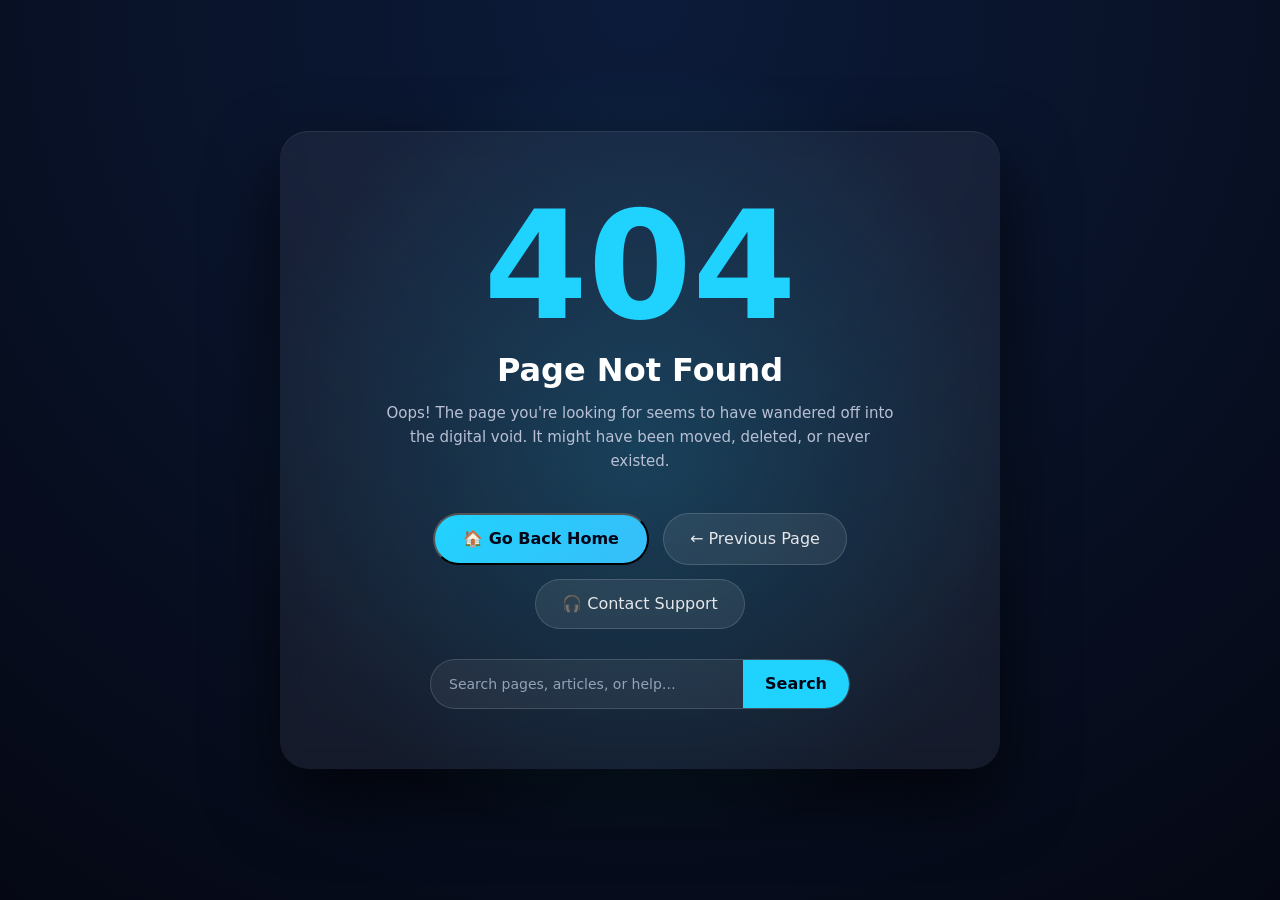
<file: error2.html>
<!DOCTYPE html>
<html lang="en">
<head>
  <meta charset="UTF-8">
  <title>404 | Page Not Found</title>
  <meta name="viewport" content="width=device-width, initial-scale=1.0">
  <link href="https://cdn.jsdelivr.net/npm/bootstrap@5.3.3/dist/css/bootstrap.min.css" rel="stylesheet">
</head>
<body>
    <style>
        
body {
  margin: 0;
  font-family: system-ui, -apple-system, "Segoe UI", sans-serif;
}

.error-wrapper {
  min-height: 100vh;
  display: flex;
  align-items: center;
  justify-content: center;
  background: radial-gradient(circle at top, #0c1b3a, #050814);
  overflow: hidden;
  padding: 20px;
}
.error-box {
  position: relative;
  max-width: 720px;
  width: 100%;
  padding: 60px 50px;
  border-radius: 28px;
  background: rgba(255, 255, 255, 0.06);
  backdrop-filter: blur(12px);
  box-shadow:
    0 30px 70px rgba(0, 0, 0, 0.65),
    inset 0 1px 0 rgba(255, 255, 255, 0.08);
}
.error-glow {
  position: absolute;
  inset: -60px;
  background: radial-gradient(circle, rgba(32,211,255,0.18), transparent 70%);
  z-index: -1;
}
.error-code {
  font-size: 150px;
  font-weight: 800;
  color: #20d3ff;
  line-height: 1;
  margin-bottom: 10px;
}

.error-title {
  font-size: 32px;
  font-weight: 600;
  color: #ffffff;
  margin-bottom: 12px;
}

.error-text {
  font-size: 15px;
  color: #b9c0d4;
  max-width: 520px;
  margin: 0 auto 40px;
  line-height: 1.6;
}
.error-actions {
  display: flex;
  gap: 14px;
  justify-content: center;
  flex-wrap: wrap;
  margin-bottom: 30px;
}

.btn-primary-action {
  padding: 12px 28px;
  border-radius: 30px;
  background: linear-gradient(135deg, #20d3ff, #38bdf8);
  color: #020617;
  font-weight: 600;
  text-decoration: none;
  transition: all 0.3s ease;
}

.btn-primary-action:hover {
  transform: translateY(-2px);
  box-shadow: 0 12px 30px rgba(32,211,255,0.4);
}

.btn-secondary-action {
  padding: 12px 26px;
  border-radius: 30px;
  background: rgba(255,255,255,0.08);
  color: #e5e7eb;
  border: 1px solid rgba(255,255,255,0.15);
  text-decoration: none;
  transition: all 0.3s ease;
}

.btn-secondary-action:hover {
  background: rgba(255,255,255,0.15);
}

.error-search {
  display: flex;
  max-width: 420px;
  margin: 0 auto;
  background: rgba(255,255,255,0.06);
  border-radius: 30px;
  overflow: hidden;
  border: 1px solid rgba(255,255,255,0.15);
}

.error-search input {
  flex: 1;
  padding: 12px 18px;
  background: transparent;
  border: none;
  outline: none;
  color: #e5e7eb;
  font-size: 14px;
}

.error-search input::placeholder {
  color: #94a3b8;
}

.error-search button {
  padding: 12px 22px;
  border: none;
  background: #20d3ff;
  color: #020617;
  font-weight: 600;
  cursor: pointer;
}
@media (max-width: 576px) {
  .error-code {
    font-size: 100px;
  }

  .error-box {
    padding: 45px 24px;
  }

  .error-title {
    font-size: 26px;
  }
}

    </style>

<section class="error-wrapper">
  <div class="error-box text-center">

    <div class="error-glow"></div>

    <h1 class="error-code">404</h1>
    <h2 class="error-title">Page Not Found</h2>

    <p class="error-text">
      Oops! The page you're looking for seems to have wandered off into the digital void.
      It might have been moved, deleted, or never existed.
    </p>
    <div class="error-actions">
      <button  onclick="window.location.href='index.html'" class="btn-primary-action">🏠 Go Back Home</button>
      <button onclick="history.back()" class="btn-secondary-action">← Previous Page</button>
      <a href="#" class="btn-secondary-action">🎧 Contact Support</a>
    </div>
    <div class="error-search">
      <input type="text" placeholder="Search pages, articles, or help…">
      <button>Search</button>
    </div>

  </div>
</section>

</body>
</html>
</file>
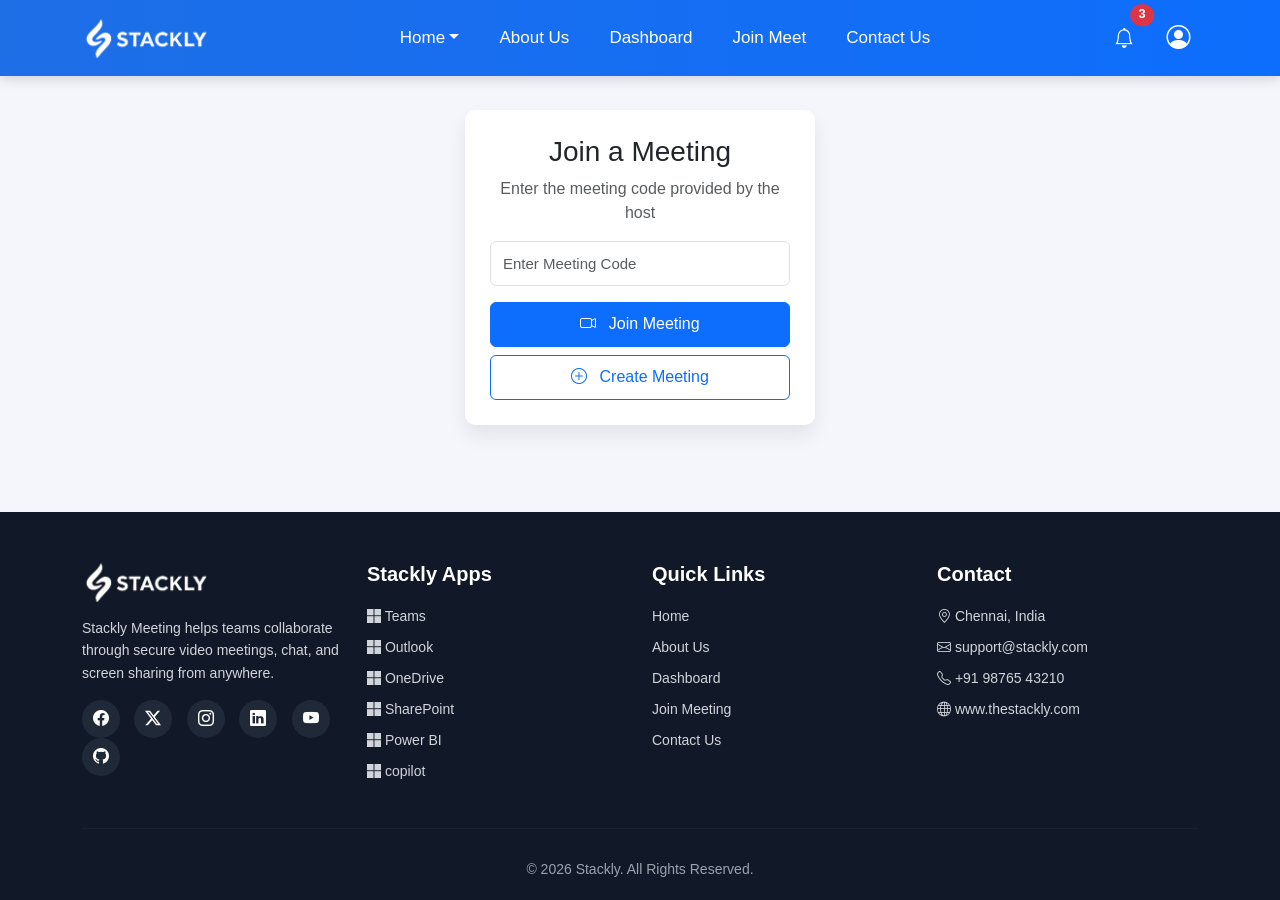
<file: join meet.html>
<!DOCTYPE html>
<html>
<head>
<title>Join Meeting</title>
<meta name="viewport" content="width=device-width, initial-scale=1.0">
<link rel="stylesheet" href="https://cdn.jsdelivr.net/npm/bootstrap@5.3.2/dist/css/bootstrap.min.css">
<link rel="stylesheet" href="https://cdn.jsdelivr.net/npm/bootstrap-icons@1.11.3/font/bootstrap-icons.css">
<link rel="stylesheet" href="join.css">

</head>

<body>
<nav class="navbar navbar-expand-lg navbar-dark fixed-top">
<div class="container">
  <a class="navbar-brand d-flex align-items-center" href="#">
    <img src="Adobe Express - file.png" class="logo-img" alt="Stackly">
</a>

<button class="navbar-toggler" type="button" data-bs-toggle="collapse" data-bs-target="#navbarMenu">
<span class="navbar-toggler-icon"></span>
</button>

<div class="collapse navbar-collapse" id="navbarMenu">

<ul class="navbar-nav mx-auto gap-lg-4 text-center">

<li class="nav-item dropdown">
<a class="nav-link dropdown-toggle" href="#" data-bs-toggle="dropdown">Home</a>
<ul class="dropdown-menu">
<li><a class="dropdown-item" href="index.html">Home 1</a></li>
<li><a class="dropdown-item" href="home.html">Home 2</a></li>
</ul>
</li>

<li class="nav-item">
<a class="nav-link" href="about.html">About Us</a>
</li>

<li class="nav-item">
<a class="nav-link" href="dashboard.html">Dashboard</a>
</li>

<li class="nav-item">
<a class="nav-link" href="join meet.html">Join Meet</a>
</li>

<li class="nav-item">
        <a class="nav-link" href="contact.html">Contact Us</a>
</li>

</ul>
<ul class="navbar-nav align-items-center gap-3">

<li class="nav-item">
        <a class="nav-link position-relative" href="error2.html">
<i class="bi bi-bell fs-5"></i>

<span class="position-absolute top-0 start-100 translate-middle badge rounded-pill bg-danger">
3
</span>

</a>
</li>
<li class="nav-item dropdown">

<a class="nav-link" href="#" data-bs-toggle="dropdown">
    <i class="bi bi-person-circle fs-4"></i>
</a>

<ul class="dropdown-menu dropdown-menu-end">

<li>
<a class="dropdown-item" href="login.html">
    <i class="bi bi-box-arrow-in-right me-2"></i> Login
</a>
</li>

<li>
        <a class="dropdown-item" href="register.html">
        <i class="bi bi-person-plus me-2"></i> Register
</a>
</li>

</ul>

</li>

</ul>

</div>
</div>
</nav>
<div class="container join-wrapper">

<div class="join-box">
      

<form onsubmit="join(event)">
<h3 class="text-center">Join a Meeting</h3>

<p class="text-muted text-center">
Enter the meeting code provided by the host
</p>

<input id="code" class="form-control mt-3" 
placeholder="Enter Meeting Code" required>

<button type="submit" class="btn btn-primary mt-3 w-100">
<i class="bi bi-camera-video me-2"></i> Join Meeting
</button>

<button type="button" onclick="create()" 
class="btn btn-outline-primary mt-2 w-100">
<i class="bi bi-plus-circle me-2"></i> Create Meeting
</button>

</form>

<div id="loader" class="loader mt-3 text-center">
<div class="spinner-border text-primary"></div>
<p class="mt-2">Host is approving...</p>
</div>

</div>

</div>
<footer class="footer-section">

<div class="container">

<div class="row gy-4">

<div class="col-lg-3 col-md-6">

<img src="Adobe Express - file.png" class="footer-logo">

<p class="footer-text">
Stackly Meeting helps teams collaborate through secure
video meetings, chat, and screen sharing from anywhere.
</p>

<div class="social-icons">

<a href="error2.html"><i class="bi bi-facebook"></i></a>
<a href="error2.html"><i class="bi bi-twitter-x"></i></a>
<a href="error2.html"><i class="bi bi-instagram"></i></a>
<a href="error2.html"><i class="bi bi-linkedin"></i></a>
<a href="error2.html"><i class="bi bi-youtube"></i></a>
<a href="error2.html"><i class="bi bi-github"></i></a>

</div>

</div>


<div class="col-lg-3 col-md-6">

<h5 class="footer-title">Stackly Apps</h5>

<ul class="footer-links">

<li><i class="bi bi-microsoft"></i> Teams</li>
<li><i class="bi bi-microsoft"></i> Outlook</li>
<li><i class="bi bi-microsoft"></i> OneDrive</li>
<li><i class="bi bi-microsoft"></i> SharePoint</li>
<li><i class="bi bi-microsoft"></i> Power BI</li>
<li><i class="bi bi-microsoft"></i> copilot</li>

</ul>

</div>


<div class="col-lg-3 col-md-6">

<h5 class="footer-title">Quick Links</h5>

<ul class="footer-links">

<li><a href="index.html">Home</a></li>
<li><a href="about.html">About Us</a></li>
<li><a href="dashboard.html">Dashboard</a></li>
<li><a href="join meet.html">Join Meeting</a></li>
<li><a href="contact.html">Contact Us</a></li>

</ul>

</div>



<div class="col-lg-3 col-md-6">

<h5 class="footer-title">Contact</h5>

<ul class="footer-links">

<li><i class="bi bi-geo-alt"></i> Chennai, India</li>
<li><i class="bi bi-envelope"></i> support@stackly.com</li>
<li><i class="bi bi-telephone"></i> +91 98765 43210</li>
<li><i class="bi bi-globe"></i> www.thestackly.com</li>

</ul>

</div>

</div>

<hr class="footer-line">

<div class="text-center footer-bottom">

&copy; 2026 Stackly. All Rights Reserved.

</div>

</div>

</footer>
<script src="https://cdn.jsdelivr.net/npm/bootstrap@5.3.2/dist/js/bootstrap.bundle.min.js"></script>
<script>
function join(event){

event.preventDefault();

document.getElementById("loader").style.display="block";

setTimeout(()=>{

window.location.href="meeting.html";

},3000);

}

function create(){

window.location.href="error2.html";

}
</script>

</body>
</html>
</file>
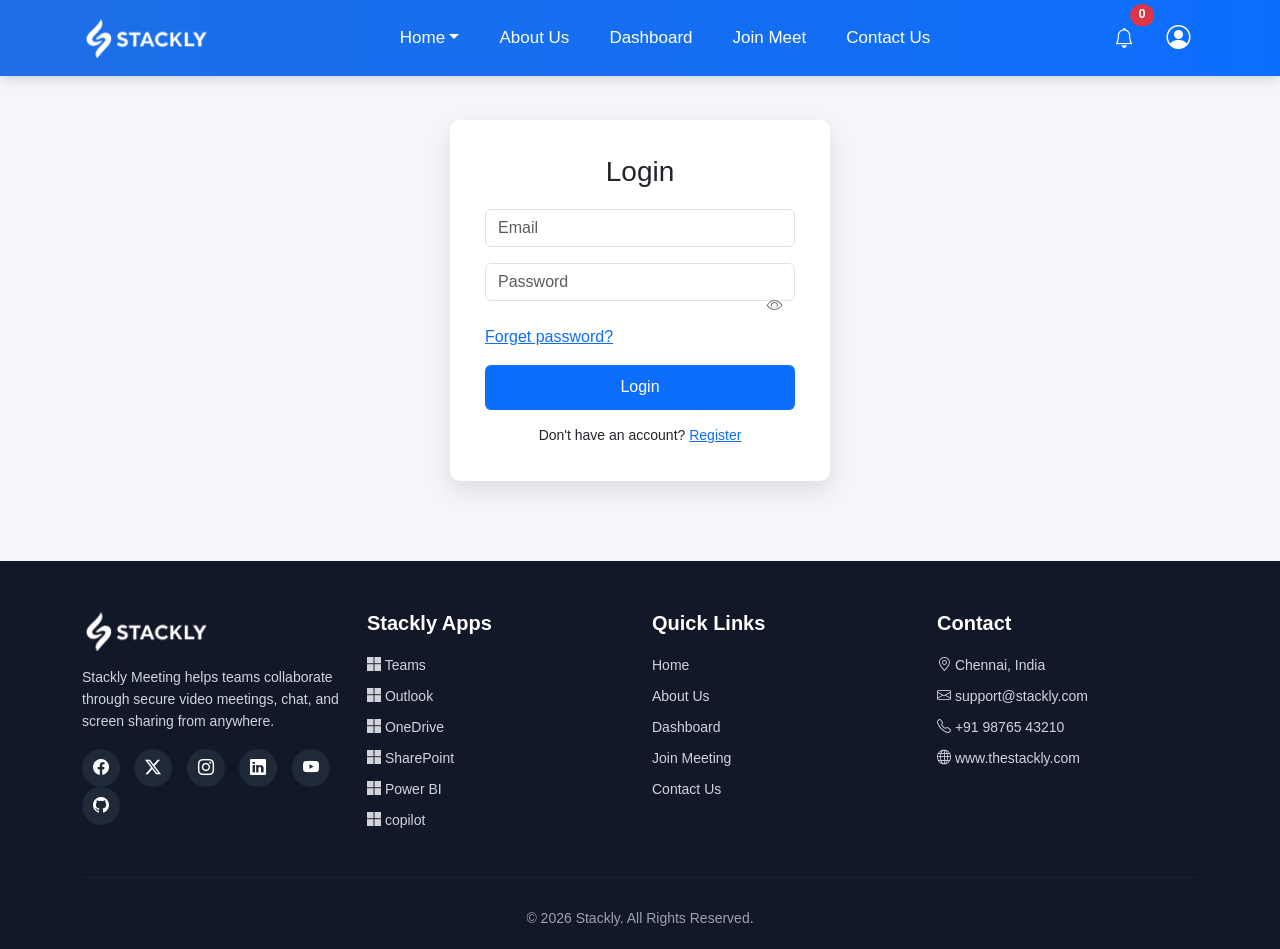
<file: login.html>
<!DOCTYPE html>
<html>
<head>
<title>Login</title>
<meta name="viewport" content="width=device-width, initial-scale=1.0">
<link rel="stylesheet" href="https://cdn.jsdelivr.net/npm/bootstrap@5.3.2/dist/css/bootstrap.min.css">
<link rel="stylesheet" href="https://cdn.jsdelivr.net/npm/bootstrap-icons@1.11.3/font/bootstrap-icons.css">
<link rel="stylesheet" href="login.css">

</head>

<body>
<nav class="navbar navbar-expand-lg navbar-dark fixed-top">
<div class="container">
  <a class="navbar-brand d-flex align-items-center" href="#">
    <img src="Adobe Express - file.png" class="logo-img" alt="Stackly">
</a>

<button class="navbar-toggler" type="button" data-bs-toggle="collapse" data-bs-target="#navbarMenu">
<span class="navbar-toggler-icon"></span>
</button>

<div class="collapse navbar-collapse" id="navbarMenu">

<ul class="navbar-nav mx-auto gap-lg-4 text-center">

<li class="nav-item dropdown">
<a class="nav-link dropdown-toggle" href="#" data-bs-toggle="dropdown">Home</a>
<ul class="dropdown-menu">
<li><a class="dropdown-item" href="index.html">Home 1</a></li>
<li><a class="dropdown-item" href="home.html">Home 2</a></li>
</ul>
</li>

<li class="nav-item">
<a class="nav-link" href="about.html">About Us</a>
</li>

<li class="nav-item">
<a class="nav-link" href="dashboard.html">Dashboard</a>
</li>

<li class="nav-item">
<a class="nav-link" href="join meet.html">Join Meet</a>
</li>

<li class="nav-item">
        <a class="nav-link" href="contact.html">Contact Us</a>
</li>

</ul>
<ul class="navbar-nav align-items-center gap-3">

<li class="nav-item">
        <a class="nav-link position-relative" href="error2.html">
<i class="bi bi-bell fs-5"></i>

<span class="position-absolute top-0 start-100 translate-middle badge rounded-pill bg-danger">
0
</span>

</a>
</li>
<li class="nav-item dropdown">

<a class="nav-link" href="#" data-bs-toggle="dropdown">
    <i class="bi bi-person-circle fs-4"></i>
</a>

<ul class="dropdown-menu dropdown-menu-end">

<li>
<a class="dropdown-item" href="login.html">
    <i class="bi bi-box-arrow-in-right me-2"></i> Login
</a>
</li>

<li>
        <a class="dropdown-item" href="register.html">
        <i class="bi bi-person-plus me-2"></i> Register
</a>
</li>

</ul>

</li>

</ul>

</div>
</div>
</nav>

<div class="login-section">
<div class="login-box">

<h3>Login</h3>
<form action="error2.html">
<input type="email" class="form-control mb-3" placeholder="Email" required>

<div class="password-field mb-3">

<input type="password" id="password" class="form-control" placeholder="Password" required>


<i class="bi bi-eye" onclick="togglePassword()"></i>
<br>
<a href="error2.html">Forget password?</a>

</div>

<button type="submit" class="btn btn-primary w-100 login-btn">
Login
</button>

<div class="register-link">
Don't have an account? <a href="register.html">Register</a>
</div>
</form>
</div>

</div>

<footer class="footer-section">

<div class="container">

<div class="row gy-4">

<div class="col-lg-3 col-md-6">

<img src="Adobe Express - file.png" class="footer-logo">

<p class="footer-text">
Stackly Meeting helps teams collaborate through secure
video meetings, chat, and screen sharing from anywhere.
</p>

<div class="social-icons">

<a href="error2.html"><i class="bi bi-facebook"></i></a>
<a href="error2.html"><i class="bi bi-twitter-x"></i></a>
<a href="error2.html"><i class="bi bi-instagram"></i></a>
<a href="error2.html"><i class="bi bi-linkedin"></i></a>
<a href="error2.html"><i class="bi bi-youtube"></i></a>
<a href="error2.html"><i class="bi bi-github"></i></a>

</div>

</div>


<div class="col-lg-3 col-md-6">

<h5 class="footer-title">Stackly Apps</h5>

<ul class="footer-links">

<li><i class="bi bi-microsoft"></i> Teams</li>
<li><i class="bi bi-microsoft"></i> Outlook</li>
<li><i class="bi bi-microsoft"></i> OneDrive</li>
<li><i class="bi bi-microsoft"></i> SharePoint</li>
<li><i class="bi bi-microsoft"></i> Power BI</li>
<li><i class="bi bi-microsoft"></i> copilot</li>

</ul>

</div>


<div class="col-lg-3 col-md-6">

<h5 class="footer-title">Quick Links</h5>

<ul class="footer-links">

<li><a href="index.html">Home</a></li>
<li><a href="about.html">About Us</a></li>
<li><a href="dashboard.html">Dashboard</a></li>
<li><a href="join meet.html">Join Meeting</a></li>
<li><a href="contact.html">Contact Us</a></li>

</ul>

</div>

<div class="col-lg-3 col-md-6">

<h5 class="footer-title">Contact</h5>

<ul class="footer-links">

<li><i class="bi bi-geo-alt"></i> Chennai, India</li>
<li><i class="bi bi-envelope"></i> support@stackly.com</li>
<li><i class="bi bi-telephone"></i> +91 98765 43210</li>
<li><i class="bi bi-globe"></i> www.thestackly.com</li>

</ul>

</div>

</div>

<hr class="footer-line">

<div class="text-center footer-bottom">

&copy; 2026 Stackly. All Rights Reserved.

</div>

</div>

</footer>
    <script src="https://cdn.jsdelivr.net/npm/bootstrap@5.3.2/dist/js/bootstrap.bundle.min.js"></script>
    <script>
        function togglePassword(){

const password=document.getElementById("password")
const icon=document.querySelector(".password-field i")

if(password.type==="password"){
password.type="text"
icon.classList.remove("bi-eye")
icon.classList.add("bi-eye-slash")
}else{
password.type="password"
icon.classList.remove("bi-eye-slash")
icon.classList.add("bi-eye")
}

}
    </script>
</body>
</html>
</file>
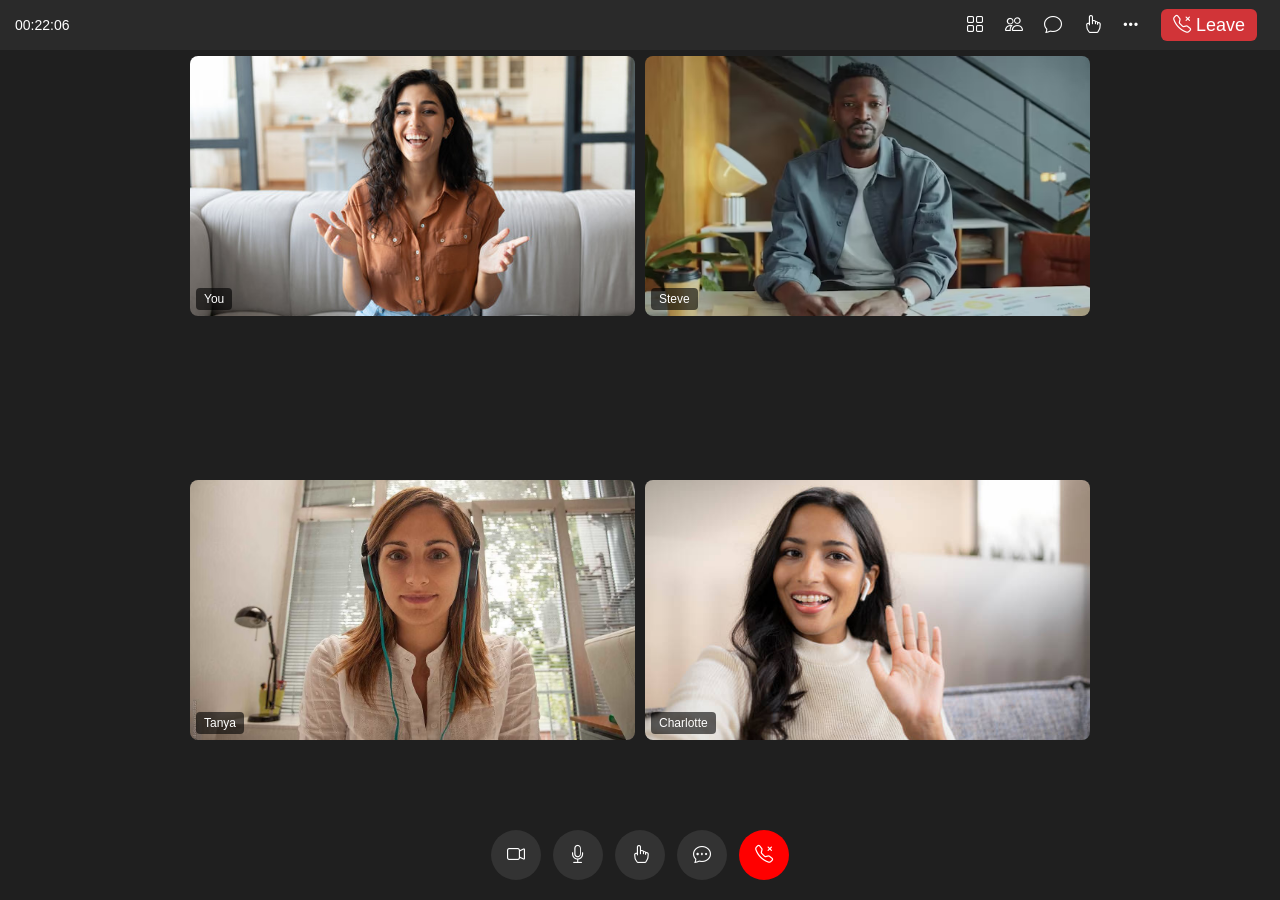
<file: meeting.html>
<!DOCTYPE html>
<html>
<head>

<title>Stackly Meeting</title>
<meta name="viewport" content="width=device-width, initial-scale=1.0">
<link rel="stylesheet" href="https://cdn.jsdelivr.net/npm/bootstrap-icons@1.11.3/font/bootstrap-icons.css">
<link rel="stylesheet" href="meeting.css">

</head>

<body>

<div class="meeting-container">

<div class="topbar">

<div class="meeting-time">00:22:06</div>

<div class="top-controls">

<a href="error2.html">
<i class="bi bi-grid"></i>
</a>

<a href="error2.html">
<i class="bi bi-people"></i>
</a>

<a href="error.html">
<i class="bi bi-chat"></i>
</a>

<a href="error2.html">
<i class="bi bi-hand-index"></i>
</a>

<a href="error2.html">
<i class="bi bi-three-dots"></i>
</a>

<a href="join meet.html" class="leave-btn">
<i class="bi bi-telephone-x"></i> Leave
</a>

</div>

</div>
<div class="video-grid">

<div class="video-tile">
<img src="user1.jpg">
<span>You</span>
</div>

<div class="video-tile">
<img src="user2.avif">
<span>Steve </span>
</div>

<div class="video-tile">
<img src="user3.avif">
<span>Tanya</span>
</div>

<div class="video-tile">
<img src="user4.jpg">
<span>Charlotte</span>
</div>

</div>
<div class="bottom-controls">

<button id="camBtn" onclick="toggleCam()">
<i class="bi bi-camera-video"></i>
</button>

<button id="micBtn" onclick="toggleMic()">
<i class="bi bi-mic"></i>
</button>

 <button id="handBtn" onclick="raiseHand()">
<i class="bi bi-hand-index"></i>
</button>
<button id="chatBtn" onclick="openChat()">
<i class="bi bi-chat-dots"></i>
</button>

<button class="end" onclick="leaveMeeting()">
<i class="bi bi-telephone-x"></i>
</button>

</div>

</div>
<div id="chatBox" class="chat-box">

<div class="chat-header">Chat</div>

<div class="chat-messages">
<p>Hello <span class="wave">👋</span> </p>
</div>

<input type="text" placeholder="Type message...">

</div>
<script src="meet.js"></script>

</body>
</html>
</file>
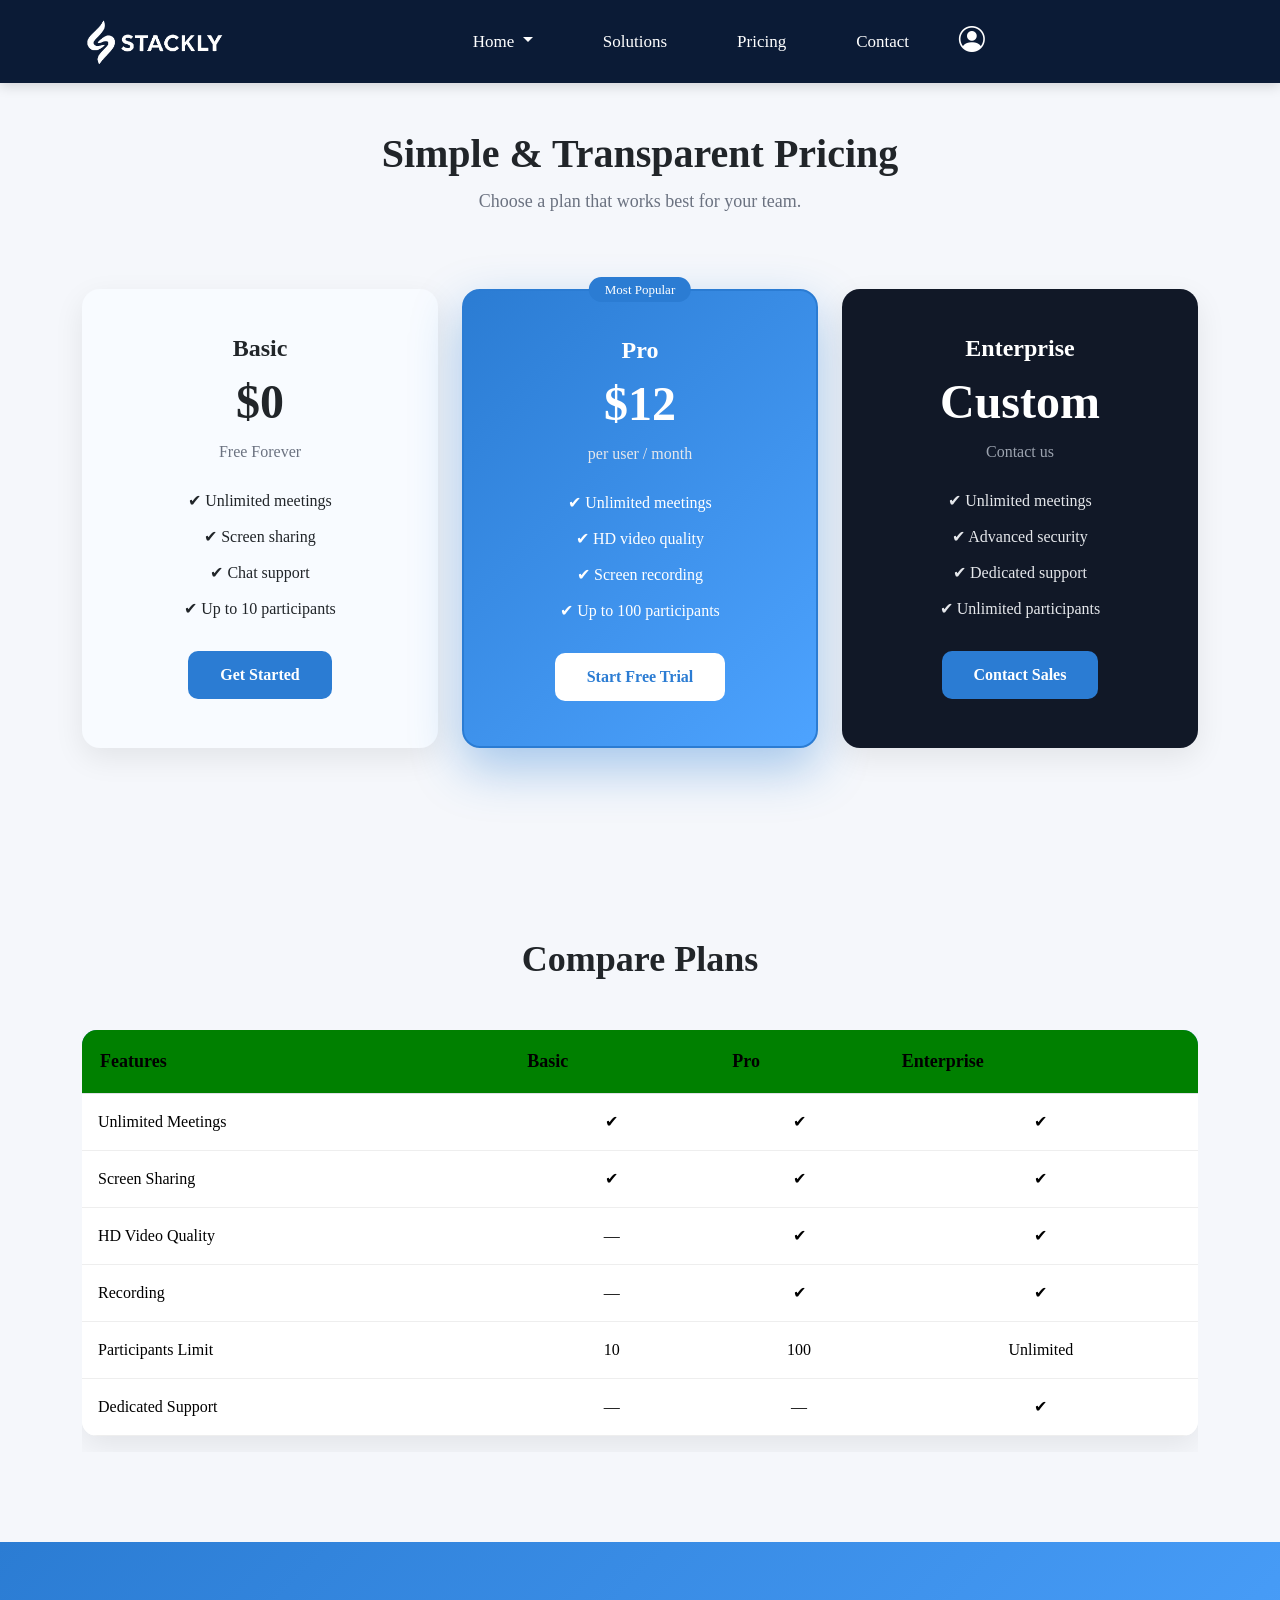
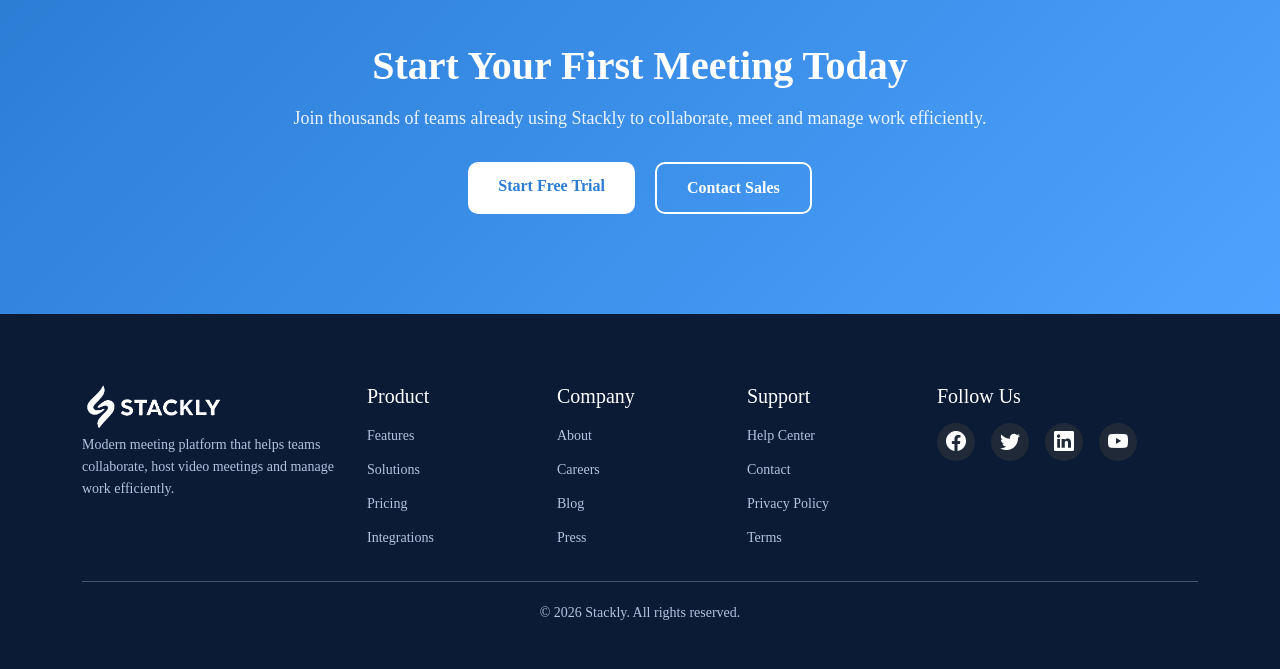
<file: pricing.html>
<!DOCTYPE html>
<html lang="en">
<head>
<meta charset="UTF-8">
<meta name="viewport" content="width=device-width, initial-scale=1.0">

<title>Stackly  - Smart Meeting Platform</title>

<link rel="stylesheet" href="style.css">

<link href="https://cdn.jsdelivr.net/npm/bootstrap@5.3.2/dist/css/bootstrap.min.css" rel="stylesheet">

<link rel="stylesheet" href="https://cdn.jsdelivr.net/npm/bootstrap-icons@1.11.3/font/bootstrap-icons.css">
<link rel="stylesheet" href="pricing.css">

</head>

<body>
<nav class="navbar navbar-expand-lg navbar-light fixed-top">

<div class="container">
<a class="navbar-brand logo-bg">
<img src="Adobe Express - file.png">
</a>

<button class="navbar-toggler" data-bs-toggle="collapse" data-bs-target="#menu">
<span class="navbar-toggler-icon"></span>
</button>

<div class="collapse navbar-collapse" id="menu">

<ul class="navbar-nav mx-auto">
<li class="nav-item dropdown">

<a class="nav-link dropdown-toggle" data-bs-toggle="dropdown">
Home
</a>

<ul class="dropdown-menu">

<li><a class="dropdown-item" href="index.html">Home 1</a></li>

<li><a class="dropdown-item" href="home.html">Home 2</a></li>

</ul>

</li>
<li class="nav-item">
<a  href="solution.html"class="nav-link">Solutions</a>
</li>

<li class="nav-item">
<a href="pricing.html" class="nav-link">Pricing</a>
</li>

<li class="nav-item">
<a  href="contact2.html"   class="nav-link">Contact</a>
</li>


<div class="dropdown">

<i class="bi bi-person-circle profile-icon"
data-bs-toggle="dropdown"></i>

<ul class="dropdown-menu dropdown-menu-end">

<li><a   href="login2.html" class="dropdown-item">Login</a></li>

<li><a   href="register2.html" class="dropdown-item">Register</a></li>

</ul>

</ul>

</div>

</div>

</div>

</div>

</nav>

<section class="pricing-section">

<div class="container">

<h2 class="pricing-title text-center">Simple & Transparent Pricing</h2>

<p class="pricing-sub text-center">
Choose a plan that works best for your team.
</p>

<div class="row g-4 mt-5">


<div class="col-lg-4">

<div class="pricing-card basic">

<h4>Basic</h4>

<h2 class="price">$0</h2>

<p class="plan">Free Forever</p>

<ul>

<li>✔ Unlimited meetings</li>
<li>✔ Screen sharing</li>
<li>✔ Chat support</li>
<li>✔ Up to 10 participants</li>

</ul>

<a href="error.html" class="pricing-btn">Get Started</a>

</div>

</div>


<div class="col-lg-4">

<div class="pricing-card pro">

<span class="badge">Most Popular</span>

<h4>Pro</h4>

<h2 class="price">$12</h2>

<p class="plan">per user / month</p>

<ul>

<li>✔ Unlimited meetings</li>
<li>✔ HD video quality</li>
<li>✔ Screen recording</li>
<li>✔ Up to 100 participants</li>

</ul>

<a href="error.html" class="pricing-btn">Start Free Trial</a>

</div>

</div>


<div class="col-lg-4">

<div class="pricing-card enterprise">

<h4>Enterprise</h4>

<h2 class="price">Custom</h2>

<p class="plan">Contact us</p>

<ul>

<li>✔ Unlimited meetings</li>
<li>✔ Advanced security</li>
<li>✔ Dedicated support</li>
<li>✔ Unlimited participants</li>

</ul>

<a href="error.html" class="pricing-btn">Contact Sales</a>

</div>

</div>

</div>

</div>

</section>

<section class="pricing-compare">

<div class="container">

<h2 class="compare-title text-center">
Compare Plans
</h2>

<div class="table-responsive mt-5">

<table class="table compare-table">

<thead>

<tr>
<th>Features</th>
<th>Basic</th>
<th>Pro</th>
<th>Enterprise</th>
</tr>

</thead>

<tbody>

<tr>
<td>Unlimited Meetings</td>
<td>✔</td>
<td>✔</td>
<td>✔</td>
</tr>

<tr>
<td>Screen Sharing</td>
<td>✔</td>
<td>✔</td>
<td>✔</td>
</tr>

<tr>
<td>HD Video Quality</td>
<td>—</td>
<td>✔</td>
<td>✔</td>
</tr>

<tr>
<td>Recording</td>
<td>—</td>
<td>✔</td>
<td>✔</td>
</tr>

<tr>
<td>Participants Limit</td>
<td>10</td>
<td>100</td>
<td>Unlimited</td>
</tr>

<tr>
<td>Dedicated Support</td>
<td>—</td>
<td>—</td>
<td>✔</td>
</tr>

</tbody>

</table>

</div>

</div>

</section>
<section class="cta-section">

<div class="container text-center">

<h2 class="cta-title">
Start Your First Meeting Today
</h2>

<p class="cta-text">
Join thousands of teams already using Stackly to collaborate,
meet and manage work efficiently.
</p>

<div class="cta-buttons">

<a href="error.html" class="cta-btn-primary">
Start Free Trial
</a>

<a href="contact2.html" class="cta-btn-outline">
Contact Sales
</a>

</div>

</div>

</section>
<footer class="footer-section">

<div class="container">

<div class="row">



<div class="col-lg-3 col-md-6 footer-col">

<div class="footer-logo">
<img src="Adobe Express - file.png" alt="Stackly Logo">
</div>

<p class="footer-text">
Modern meeting platform that helps teams collaborate,
host video meetings and manage work efficiently.
</p>

</div>

<div class="col-lg-2 col-md-6 footer-col">

<h5>Product</h5>

<ul>
<li><a href="error.html">Features</a></li>
<li><a href="error.html">Solutions</a></li>
<li><a href="error.html">Pricing</a></li>
<li><a href="error.html">Integrations</a></li>
</ul>

</div>

<div class="col-lg-2 col-md-6 footer-col">

<h5>Company</h5>

<ul>
<li><a href="error.html">About</a></li>
<li><a href="error.html">Careers</a></li>
<li><a href="error.html">Blog</a></li>
<li><a href="error.html">Press</a></li>
</ul>

</div>


<div class="col-lg-2 col-md-6 footer-col">

<h5>Support</h5>

<ul>
<li><a href="error.html">Help Center</a></li>
<li><a href="error.html">Contact</a></li>
<li><a href="error.html">Privacy Policy</a></li>
<li><a href="error.html">Terms</a></li>
</ul>

</div>

<div class="col-lg-3 col-md-6 footer-col">

<h5>Follow Us</h5>

<div class="social-icons">

<a href="error.html"><i class="bi bi-facebook"></i></a>
<a href="error.html"><i class="bi bi-twitter"></i></a>
<a href="error.html"><i class="bi bi-linkedin"></i></a>
<a href="error.html"><i class="bi bi-youtube"></i></a>

</div>

</div>

</div>


<hr>

<p class="copyright text-center">
&copy; 2026 Stackly. All rights reserved.
</p>

</div>

</footer>

<script src="https://cdn.jsdelivr.net/npm/bootstrap@5.3.2/dist/js/bootstrap.bundle.min.js"></script>
</body>
</html>
</file>
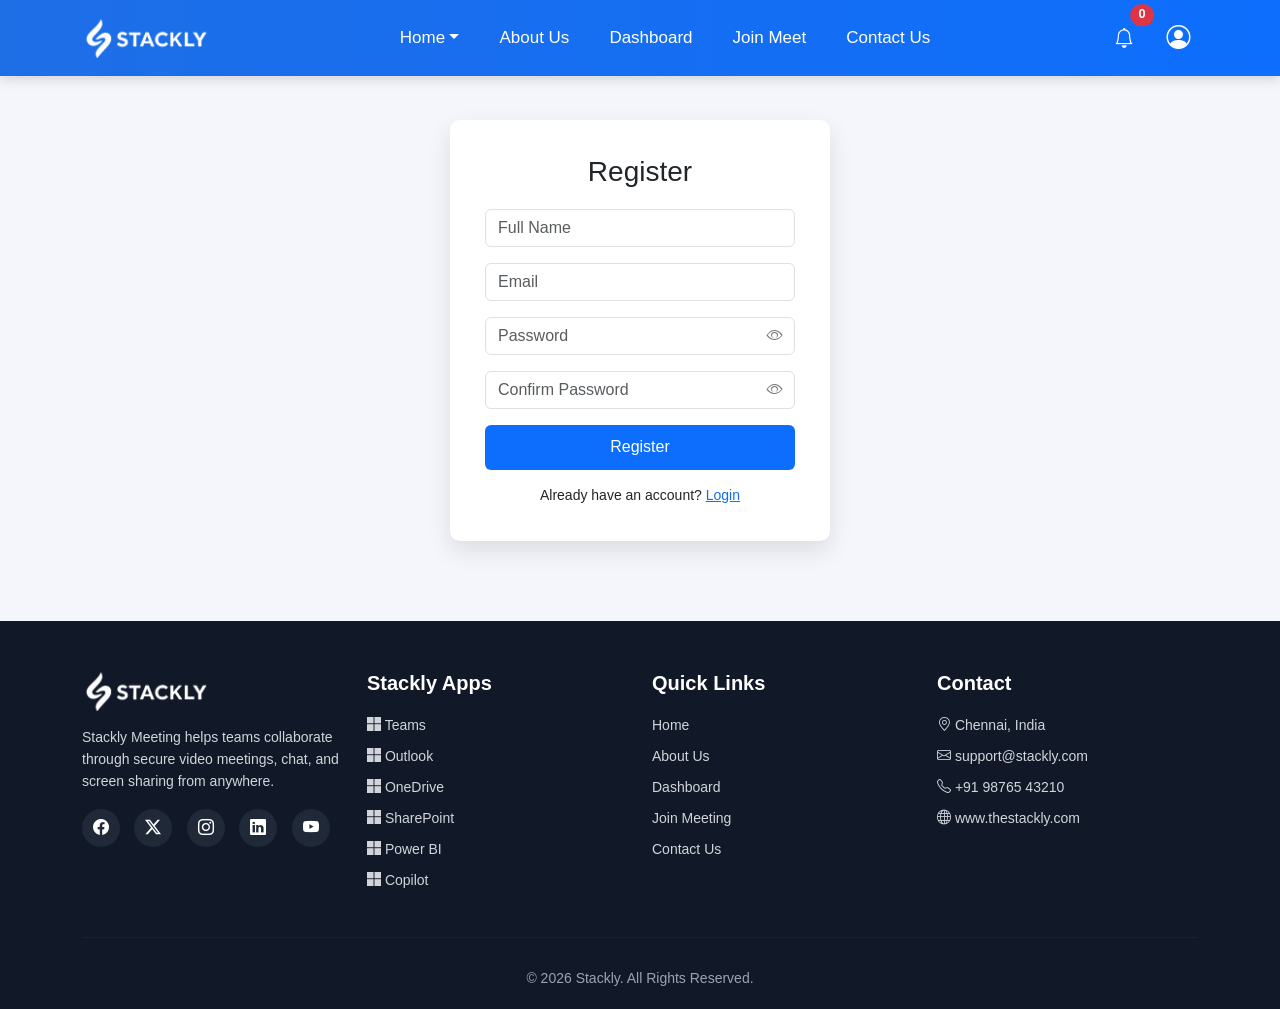
<file: register.html>
<!DOCTYPE html>
<html>
<head>

<title>Register</title>

<meta name="viewport" content="width=device-width, initial-scale=1.0">

<link rel="stylesheet" href="https://cdn.jsdelivr.net/npm/bootstrap@5.3.2/dist/css/bootstrap.min.css">
<link rel="stylesheet" href="https://cdn.jsdelivr.net/npm/bootstrap-icons@1.11.3/font/bootstrap-icons.css">
<link rel="stylesheet" href="login.css">

</head>

<body>

<nav class="navbar navbar-expand-lg navbar-dark fixed-top">
<div class="container">

<a class="navbar-brand d-flex align-items-center" href="#">
<img src="Adobe Express - file.png" class="logo-img">
</a>

<button class="navbar-toggler" type="button" data-bs-toggle="collapse" data-bs-target="#navbarMenu">
<span class="navbar-toggler-icon"></span>
</button>

<div class="collapse navbar-collapse" id="navbarMenu">

<ul class="navbar-nav mx-auto gap-lg-4 text-center">

<li class="nav-item dropdown">
<a class="nav-link dropdown-toggle" href="#" data-bs-toggle="dropdown">Home</a>
<ul class="dropdown-menu">
<li><a class="dropdown-item" href="index.html">Home 1</a></li>
<li><a class="dropdown-item" href="home.html">Home 2</a></li>
</ul>
</li>

<li class="nav-item">
<a class="nav-link" href="about.html">About Us</a>
</li>

<li class="nav-item">
<a class="nav-link" href="dashboard.html">Dashboard</a>
</li>

<li class="nav-item">
<a class="nav-link" href="join meet.html">Join Meet</a>
</li>

<li class="nav-item">
<a class="nav-link" href="contact.html">Contact Us</a>
</li>

</ul>
<ul class="navbar-nav align-items-center gap-3">

<li class="nav-item">
        <a class="nav-link position-relative" href="error2.html">
<i class="bi bi-bell fs-5"></i>

<span class="position-absolute top-0 start-100 translate-middle badge rounded-pill bg-danger">
0
</span>

</a>
</li>
<li class="nav-item dropdown">

<a class="nav-link" href="#" data-bs-toggle="dropdown">
    <i class="bi bi-person-circle fs-4"></i>
</a>

<ul class="dropdown-menu dropdown-menu-end">

<li>
<a class="dropdown-item" href="login.html">
    <i class="bi bi-box-arrow-in-right me-2"></i> Login
</a>
</li>

<li>
        <a class="dropdown-item" href="register.html">
        <i class="bi bi-person-plus me-2"></i> Register
</a>
</li>

</ul>

</li>

</ul>

</div>
</div>
</nav>
<div class="login-section">

<div class="login-box">
 <form action="error2.html">
<h3>Register</h3>

<input type="text" class="form-control mb-3" placeholder="Full Name" required>

<input type="email" class="form-control mb-3" placeholder="Email" required>

<div class="password-field mb-3">
<input type="password" id="password" class="form-control" placeholder="Password" required>
<i class="bi bi-eye" onclick="togglePassword()"></i>
</div>

<div class="password-field mb-3">
<input type="password" id="confirmPassword" class="form-control" placeholder="Confirm Password" required>
<i class="bi bi-eye" onclick="toggleConfirmPassword()"></i>
</div>


<button type="submit" class="btn btn-primary w-100 login-btn">Register</button>

<div class="register-link">
Already have an account? <a href="login.html">Login</a>
</div>

 </form>

</div>

</div>


<footer class="footer-section">
<div class="container">

<div class="row gy-4">

<div class="col-lg-3 col-md-6">
<img src="Adobe Express - file.png" class="footer-logo">

<p class="footer-text">
Stackly Meeting helps teams collaborate through secure
video meetings, chat, and screen sharing from anywhere.
</p>

<div class="social-icons">
<a href="error2.html"><i class="bi bi-facebook"></i></a>
<a href="error2.html"><i class="bi bi-twitter-x"></i></a>
<a href="error2.html"><i class="bi bi-instagram"></i></a>
<a href="error2.html"><i class="bi bi-linkedin"></i></a>
<a href="error2.html"><i class="bi bi-youtube"></i></a>
</div>
</div>

<div class="col-lg-3 col-md-6">

<h5 class="footer-title">Stackly Apps</h5>

<ul class="footer-links">
<li><i class="bi bi-microsoft"></i> Teams</li>
<li><i class="bi bi-microsoft"></i> Outlook</li>
<li><i class="bi bi-microsoft"></i> OneDrive</li>
<li><i class="bi bi-microsoft"></i> SharePoint</li>
<li><i class="bi bi-microsoft"></i> Power BI</li>
<li><i class="bi bi-microsoft"></i> Copilot</li>
</ul>

</div>

<div class="col-lg-3 col-md-6">

<h5 class="footer-title">Quick Links</h5>

<ul class="footer-links">
<li><a href="index.html">Home</a></li>
<li><a href="about.html">About Us</a></li>
<li><a href="dashboard.html">Dashboard</a></li>
<li><a href="join meet.html">Join Meeting</a></li>
<li><a href="contact.html">Contact Us</a></li>
</ul>

</div>

<div class="col-lg-3 col-md-6">

<h5 class="footer-title">Contact</h5>

<ul class="footer-links">
<li><i class="bi bi-geo-alt"></i> Chennai, India</li>
<li><i class="bi bi-envelope"></i> support@stackly.com</li>
<li><i class="bi bi-telephone"></i> +91 98765 43210</li>
<li><i class="bi bi-globe"></i> www.thestackly.com</li>
</ul>

</div>

</div>

<hr class="footer-line">

<div class="text-center footer-bottom">
&copy; 2026 Stackly. All Rights Reserved.
</div>

</div>
</footer>


<script>

function togglePassword(){

const password=document.getElementById("password")
const icon=document.querySelectorAll(".password-field i")[0]

if(password.type==="password"){
password.type="text"
icon.classList.replace("bi-eye","bi-eye-slash")
}else{
password.type="password"
icon.classList.replace("bi-eye-slash","bi-eye")
}

}

function toggleConfirmPassword(){

const password=document.getElementById("confirmPassword")
const icon=document.querySelectorAll(".password-field i")[1]

if(password.type==="password"){
password.type="text"
icon.classList.replace("bi-eye","bi-eye-slash")
}else{
password.type="password"
icon.classList.replace("bi-eye-slash","bi-eye")
}

}

</script>

<script src="https://cdn.jsdelivr.net/npm/bootstrap@5.3.2/dist/js/bootstrap.bundle.min.js"></script>

</body>
</html>
</file>
<file: style.css>
body,html{
    overflow-x: hidden;
    margin-top: 30px;
}
.logo-img{
height:40px;
width:auto;
filter: brightness(0) invert(1);
}
.navbar-brand{
background:transparent;
}

.navbar{
background:linear-gradient(90deg,#1e6ee6,#0d6efd);
box-shadow:0 3px 12px rgba(0,0,0,0.15);
padding:12px 0;
}

.navbar-nav .nav-link{
color:white;
font-weight:500;
font-size:17px;
}
.navbar .dropdown-menu{
position:absolute;
right:0;
left:auto;
margin-top:10px;
}

.navbar-nav .nav-link:hover{
color:#dbe9ff;
}

.profile-icon{
color:white;
font-size:22px;
}
.navbar-toggler{
border-color:#ffffff;
}

.navbar-toggler-icon{
filter:invert(1);
}
@media (max-width:768px){

.navbar-nav{
text-align:center;
}

.navbar .dropdown-menu{
position:absolute;
right:10px;
left:auto;
}

}
.meeting-hero{
background: linear-gradient(135deg,#2c9acb,#1976d2);
padding:100px 0;

}

.badge-top{
background:#f4b400;
display:inline-block;
padding:8px 18px;
border-radius:20px;
font-weight:600;
margin-bottom:20px;

}

.hero-title{
margin-top: 10px;
font-size:60px;
font-weight:700;
line-height:1.1;
}

.hero-subtitle{
margin-top:20px;
font-weight:600;
}

.hero-text{
margin-top:15px;
opacity:0.9;
}

.hero-buttons{
margin-top:30px;
display:flex;
gap:20px;
align-items:center;
}

.history-link{
color:white;
text-decoration:none;
font-weight:500;
}

.video-grid{
display:grid;
grid-template-columns:1fr 1fr;
gap:20px;
}

.video-card{
height:260px; 
border-radius:20px;
overflow:hidden;
box-shadow:0 8px 20px rgba(0,0,0,0.2);
}

.video-card img{
width:100%;
height:100%;
object-fit:cover;
display: block;
}

.meeting-controls{
margin-top:20px;
display:flex;
justify-content:center;
gap:15px;
}

.control-btn{
width:55px;
height:55px;
border-radius:50%;
border:none;
background:#2c2c2c;
color:white;
font-size:20px;
display:flex;
align-items:center;
justify-content:center;
}

.control-btn:hover{
background:#0d6efd;
}
/* Tablet */
@media (max-width:992px){

.hero-title{
font-size:42px;
}

.hero-subtitle{
font-size:22px;
}

.video-grid{
margin-top:40px;
}

.video-card{
height:240px;
}

}


/* Mobile */
@media (max-width:768px){

.meeting-hero{
padding:60px 0;
text-align:center;
}

.hero-title{
font-size:32px;
line-height:1.2;
}

.hero-subtitle{
font-size:20px;
}

.hero-text{
font-size:14px;
}

.hero-buttons{
flex-direction:column;
gap:15px;
}

.hero-buttons .btn{
width:100%;
}

.history-link{
display:block;
margin-top:5px;
}

.video-grid{
display:grid;
grid-template-columns:repeat(2,1fr);
gap:15px;
}

.video-card{
height:220px;
}

.meeting-controls{
margin-top:20px;
gap:12px;
}

.control-btn{
width:45px;
height:45px;
font-size:16px;
}

}
.need-call-section{
padding:100px 0;
background:#f8f8f8;
}

/* Country Tags */
.country-tags{
display:flex;
flex-wrap:wrap;
justify-content:center;
gap:15px;
margin-bottom:40px;
}

.country-btn{
padding:10px 20px;
border:1px solid #ddd;
border-radius:30px;
font-size:14px;
background:white;
transition:0.3s;
}

.country-btn:hover{
background:#0d6efd;
color:white;
border-color:#0d6efd;
}

/* Title */
.section-title{
font-size:48px;
font-weight:700;
margin-bottom:25px;
}

/* Text */
.section-text{
max-width:900px;
margin:auto;
color:#666;
line-height:1.8;
font-size:16px;
}
@media (max-width:768px){

.section-title{
font-size:32px;
}

.country-btn{
font-size:13px;
padding:8px 16px;
}

.section-text{
font-size:14px;
}

}
.features-section{
padding:100px 0;
background:#ffffff;
}

.features-title{
font-size:42px;
font-weight:700;
margin-bottom:10px;
}

.features-sub{
color:#666;
max-width:700px;
margin:auto;
}

.feature-card{
background:#f9f9f9;
padding:35px;
border-radius:15px;
text-align:center;
transition:0.3s;
height:100%;
}

.feature-card i{
font-size:36px;
color:#0d6efd;
margin-bottom:15px;
display:block;
}

.feature-card h5{
font-weight:600;
margin-bottom:10px;
}

.feature-card p{
color:#666;
font-size:15px;
}

.feature-card:hover{
transform:translateY(-8px);
box-shadow:0 10px 30px rgba(0,0,0,0.08);
}
@media (max-width:768px){

.features-title{
font-size:30px;
}

.feature-card{
padding:25px;
}

}
.features-section{
padding:100px 0;
background:#ffffff;
}

.features-title{
font-size:42px;
font-weight:700;
}

.features-sub{
color:#666;
max-width:650px;
margin:auto;
}

.feature-card{
background:#f9f9f9;
padding:35px;
border-radius:18px;
text-align:center;
transition:all 0.4s ease;
height:100%;
position:relative;
overflow:hidden;
}

/* glowing hover animation */
.feature-card::before{
content:"";
position:absolute;
width:120%;
height:120%;
background:linear-gradient(120deg,transparent,#0d6efd33,transparent);
top:-100%;
left:-100%;
transition:0.5s;
}

.feature-card:hover::before{
top:0;
left:0;
}

.feature-card:hover{
transform:translateY(-10px) scale(1.03);
box-shadow:0 20px 40px rgba(0,0,0,0.12);
}

.feature-card i{
font-size:40px;
color:#0d6efd;
margin-bottom:15px;
display:block;
}
.how-section{
padding:100px 0;
background:#f9fafc;
}

.how-title{
font-size:42px;
font-weight:700;
}

.how-sub{
color:#666;
max-width:650px;
margin:auto;
}

.how-card{
background:white;
padding:40px;
border-radius:18px;
text-align:center;
position:relative;
transition:0.4s;
height:100%;
box-shadow:0 10px 25px rgba(0,0,0,0.05);
}

.how-card:hover{
transform:translateY(-10px);
box-shadow:0 20px 40px rgba(0,0,0,0.1);
}

.how-card i{
font-size:40px;
color:#0d6efd;
margin:15px 0;
display:block;
}

.step-number{
position:absolute;
top:-15px;
left:20px;
background:#0d6efd;
color:white;
padding:8px 14px;
border-radius:20px;
font-size:14px;
font-weight:600;
}
.testimonial-section{
padding:100px 0;
background:white;
}

.testimonial-card{
background:#f9f9f9;
padding:30px;
border-radius:15px;
text-align:center;
box-shadow:0 10px 25px rgba(0,0,0,0.08);
transition:0.3s;
}

.testimonial-card img{
width:70px;
height:70px;
border-radius:50%;
margin-bottom:10px;
}

.testimonial-card:hover{
transform:translateY(-8px);
}
.cta-section{
padding:100px 0;
background:linear-gradient(135deg,#1e6ee6,#0d6efd);
color:white;
}

.cta-section h2{
font-size:40px;
font-weight:700;
margin-bottom:15px;
}

.cta-section p{
margin-bottom:30px;
}
.footer-section{

background:#111827;
color:#d1d5db;

padding:50px 0 20px;

}

.footer-logo{
height:40px;
margin-bottom:15px;
filter: brightness(0) invert(1);
}

.footer-text{
font-size:14px;
line-height:1.6;
}

.footer-title{
color:white;
margin-bottom:20px;
font-weight:600;
}

.footer-links{
list-style:none;
padding:0;
}

.footer-links li{
margin-bottom:10px;
font-size:14px;
}

.footer-links a{
text-decoration:none;
color:#d1d5db;
transition:0.3s;
}

.footer-links a:hover{
color:#3b82f6;
}

.social-icons{
margin-top:15px;
}

.social-icons a{

display:inline-flex;
justify-content:center;
align-items:center;

width:38px;
height:38px;

background:#1f2937;
color:white;

border-radius:50%;

margin-right:10px;

font-size:16px;

transition:0.3s;

}

.social-icons a:hover{
background:#2563eb;
transform:translateY(-3px);
}

.footer-line{
border-color:#374151;
margin:30px 0;
}

.footer-bottom{
font-size:14px;
color:#9ca3af;
text-align:center;
}


@media (max-width:768px){

.login-section{
padding-top:100px;
padding-left:15px;
padding-right:15px;
}

.login-box{
padding:25px;
}

.footer-section{
padding:40px 0 15px;
}

.footer-title{
margin-top:20px;
}

}
</file>
<file: about.css>
body,html{
    overflow-x: hidden;
    margin-top: 30px;
}
.logo-img{
height:40px;
width:auto;
filter: brightness(0) invert(1);
}
.navbar-brand{
background:transparent;
}

.navbar{
background:linear-gradient(90deg,#1e6ee6,#0d6efd);
box-shadow:0 3px 12px rgba(0,0,0,0.15);
padding:12px 0;
}

.navbar-nav .nav-link{
color:white;
font-weight:500;
font-size:17px;
}
.navbar .dropdown-menu{
position:absolute;
right:0;
left:auto;
margin-top:10px;
}

.navbar-nav .nav-link:hover{
color:#dbe9ff;
}

.profile-icon{
color:white;
font-size:22px;
}
.navbar-toggler{
border-color:#ffffff;
}

.navbar-toggler-icon{
filter:invert(1);
}
@media (max-width:768px){

.navbar-nav{
text-align:center;
}

.navbar .dropdown-menu{
position:absolute;
right:10px;
left:auto;
}

}
.about-section{

padding:120px 0 80px;
background:#f4f6fb;

}

.about-title{

font-size:36px;
font-weight:700;
margin-bottom:20px;

}

.about-text{

font-size:16px;
line-height:1.7;
color:#555;
margin-bottom:15px;

}

.about-img{

border-radius:10px;
box-shadow:0 10px 30px rgba(0,0,0,0.1);

}

.about-features{

margin-top:20px;
display:grid;
grid-template-columns:repeat(2,1fr);
gap:12px;

}

.about-features div{

background:white;
padding:10px 15px;
border-radius:6px;
font-size:15px;
box-shadow:0 5px 15px rgba(0,0,0,0.08);

}

.about-features i{

color:#0d6efd;
margin-right:8px;

}
@media (max-width:768px){

.about-section{
padding:100px 20px 60px;
}

.about-title{
font-size:28px;
text-align:center;
}

.about-text{
text-align:center;
}

.about-features{
grid-template-columns:1fr;
}

}
.team-section{
padding:80px 0;
background:#f4f6fb;
}

.team-card{
background:white;
padding:25px;
border-radius:10px;
text-align:center;
box-shadow:0 10px 25px rgba(0,0,0,0.08);
transition:0.3s;
}

.team-card:hover{
transform:translateY(-6px);
}

.team-card img{
width:100%;
height:220px;
object-fit:cover;
border-radius:8px;
margin-bottom:15px;
}

.team-social a{
margin:0 6px;
font-size:18px;
color:#0cbbda;
text-decoration:none;
transition:0.3s;
}

.team-social a:hover{
color:#0a58ca;
transform:scale(1.2);
}
.stats-section{
background:#0d6efd;
color:white;
padding:70px 0;
}

.stats-section h2{
font-size:40px;
font-weight:700;
}

.stats-section p{
font-size:16px;
margin-top:5px;
}
.cta-section{
padding:80px 0;
background:#f4f6fb;
}

.cta-section h2{
font-size:34px;
font-weight:700;
}

.cta-section p{
color:#666;
margin-top:10px;
}

.cta-section .btn{
padding:12px 30px;
font-size:16px;
}
@media(max-width:768px){

.section-title{
font-size:26px;
}

.team-card img{
height:180px;
}

.stats-section h2{
font-size:30px;
}

.cta-section h2{
font-size:26px;
}

}

.footer-section{

background:#111827;
color:#d1d5db;

padding:50px 0 20px;

}

.footer-logo{
height:40px;
margin-bottom:15px;
filter: brightness(0) invert(1);
}

.footer-text{
font-size:14px;
line-height:1.6;
}

.footer-title{
color:white;
margin-bottom:20px;
font-weight:600;
}

.footer-links{
list-style:none;
padding:0;
}

.footer-links li{
margin-bottom:10px;
font-size:14px;
}

.footer-links a{
text-decoration:none;
color:#d1d5db;
transition:0.3s;
}

.footer-links a:hover{
color:#3b82f6;
}

.social-icons{
margin-top:15px;
}

.social-icons a{

display:inline-flex;
justify-content:center;
align-items:center;

width:38px;
height:38px;

background:#1f2937;
color:white;

border-radius:50%;

margin-right:10px;

font-size:16px;

transition:0.3s;

}

.social-icons a:hover{
background:#2563eb;
transform:translateY(-3px);
}

.footer-line{
border-color:#374151;
margin:30px 0;
}

.footer-bottom{
font-size:14px;
color:#9ca3af;
text-align:center;
}


@media (max-width:768px){


.footer-section{
padding:40px 0 15px;
}

.footer-title{
margin-top:20px;
}

}
</file>
<file: contact.css>
body,html{
overflow-x:hidden;
margin:0;
padding:0;
font-family:"Segoe UI",sans-serif;
background:#f4f6fb;
}


.logo-img{
height:40px;
width:auto;
filter:brightness(0) invert(1);
}

.navbar{
background:linear-gradient(90deg,#1e6ee6,#0d6efd);
box-shadow:0 3px 12px rgba(0,0,0,0.15);
padding:12px 0;
}

.navbar-nav .nav-link{
color:white;
font-weight:500;
font-size:17px;
}

.navbar-nav .nav-link:hover{
color:#dbe9ff;
}

.navbar-toggler{
border-color:#ffffff;
}

.navbar-toggler-icon{
filter:invert(1);
}


.navbar .dropdown-menu{
position:absolute;
right:0;
left:auto;
margin-top:10px;
}

@media (max-width:768px){

.navbar-nav{
text-align:center;
}

.navbar .dropdown-menu{
right:10px;
}

}

.contact-section{

padding:80px 0;
background:#f4f6fb;

}

.section-title{

font-size:34px;
font-weight:700;

}
.contact-section .row{
align-items:stretch;
}

.contact-card{
height:100%;
display:flex;
flex-direction:column;
justify-content:flex-start;
}

.section-subtitle{

color:#666;
margin-top:10px;

}

.contact-card{

background:white;
padding:30px;
border-radius:10px;
box-shadow:0 10px 25px rgba(0,0,0,0.08);

}

.contact-card i{

color:#0d6efd;
margin-right:8px;

}

.contact-card p{

margin-bottom:10px;
font-size:15px;

}


.contact-social{
margin-top:20px;
display:flex;
gap:12px;
}

.contact-social a{
width:42px;
height:42px;
padding-left: 5px;
display:flex;
align-items:center;
justify-content:center;

background:#142f66;
color:white;

border-radius:50%;
font-size:18px;

transition:0.3s;
}

.contact-social a:hover{
background:#07a0dd;
transform:translateY(-3px);
}

.map-section iframe{

border-radius:10px;

}


.footer-section{

background:#111827;
color:#d1d5db;

padding:50px 0 20px;

}

.footer-logo{
height:40px;
margin-bottom:15px;
filter: brightness(0) invert(1);
}

.footer-text{
font-size:14px;
line-height:1.6;
}

.footer-title{
color:white;
margin-bottom:20px;
font-weight:600;
}

.footer-links{
list-style:none;
padding:0;
}

.footer-links li{
margin-bottom:10px;
font-size:14px;
}

.footer-links a{
text-decoration:none;
color:#d1d5db;
transition:0.3s;
}

.footer-links a:hover{
color:#3b82f6;
}

.social-icons{
margin-top:15px;
}

.social-icons a{

display:inline-flex;
justify-content:center;
align-items:center;

width:38px;
height:38px;

background:#1f2937;
color:white;

border-radius:50%;

margin-right:10px;

font-size:16px;

transition:0.3s;

}

.social-icons a:hover{
background:#2563eb;
transform:translateY(-3px);
}

.footer-line{
border-color:#374151;
margin:30px 0;
}

.footer-bottom{
font-size:14px;
color:#9ca3af;
text-align:center;
}


@media (max-width:768px){

.login-section{
padding-top:100px;
padding-left:15px;
padding-right:15px;
}

.login-box{
padding:25px;
}

.footer-section{
padding:40px 0 15px;
}

.footer-title{
margin-top:20px;
}

}
</file>
<file: contact2.css>
body{
font-family:Segoe UI;
overflow-x: hidden;
}
.navbar{
background:#0b1b36;
padding:14px 0;
}
.navbar-nav .nav-link{
color:white ;
font-weight:500;
margin:0 12px;
}
.navbar-nav .nav-link:hover{
color:#6ea8fe;
}
.dropdown-menu{
background:white;
border-radius:8px;
padding:8px 0;
}

.dropdown-item{
color:#333;
padding:10px 20px;
}
.navbar .nav-link.dropdown-toggle{
color:white ;
}

.dropdown-item:hover{
background:#f0f4ff;
color:#0078d4;
}

.nav-link{
color:white;
}

.navbar-brand img{
height:45px;
filter: brightness(0) invert(1);
}

.profile-icon{
color:white;
font-size:26px;
}

.navbar-nav{
gap:30px;
cursor: pointer;
}
.dropdown-menu{
animation:dropdown 0.3s ease;
}

@keyframes dropdown{
from{
opacity:0;
transform:translateY(10px);
}
to{
opacity:1;
transform:translateY(0);
}
}
@media (max-width:576px){

.navbar-nav{
text-align:center;
gap: 10px;
}

.profile{
display:flex;
justify-content:center;
margin-top:15px;
}

.navbar-nav .nav-item{
margin:10px 0;
}
}
.contact-section{
padding:90px 0;
background:#f5f7fb;
}

.contact-title{
font-size:36px;
font-weight:700;
}

.contact-sub{
color:#666;
margin-top:10px;
}

.contact-info{
display:flex;
flex-direction:column;
gap:20px;
}

.contact-box{
background:white;
padding:20px;
border-radius:12px;
text-align:center;
box-shadow:0 8px 20px rgba(0,0,0,0.05);
}

.contact-box i{
font-size:28px;
color:#2b7cd3;
margin-bottom:10px;
}

.contact-form{
background:white;
padding:30px;
border-radius:12px;
box-shadow:0 10px 25px rgba(0,0,0,0.08);
}

.contact-btn{
background:#2b7cd3;
color:white;
padding:12px 28px;
border:none;
border-radius:8px;
font-weight:600;
text-decoration: none;
}

.contact-btn:hover{
background:#1c5da3;
}



.footer-section{
background:#0b1b36;
color:white;
padding:70px 0 30px;
}

.footer-logo{
font-size:24px;
font-weight:600;
margin-bottom:10px;
}

.footer-text{
color:#b0c4de;
font-size:14px;
}

.footer-col h5{
margin-bottom:15px;
}

.footer-col ul{
list-style:none;
padding:0;
}

.footer-col ul li{
margin-bottom:10px;
}

.footer-col ul li a{
color:#b0c4de;
text-decoration:none;
font-size:14px;
}

.footer-col ul li a:hover{
color:white;
}

.social-icons a{
color:white;
font-size:20px;
margin-right:12px;
}

.social-icons a:hover{
color:#4da3ff;
}

.copyright{
margin-top:20px;
font-size:14px;
color:#b0c4de;
}
.footer-logo img{
width:140px;
height:auto;
}
</file>
<file: join.css>
/* RESET */

html,body{
margin:0;
padding:0;
overflow-x:hidden;
font-family:"Segoe UI", sans-serif;
background:#F4F6FB;
}

/* FLEX PAGE LAYOUT */

body{
display:flex;
flex-direction:column;
min-height:100vh;
padding-top:70px; /* navbar height */
}

/* LOGO */

.logo-img{
height:40px;
width:auto;
filter:brightness(0) invert(1);
}

.navbar-brand{
background:transparent;
}

/* NAVBAR */

.navbar{
background:linear-gradient(90deg,#1e6ee6,#0d6efd);
box-shadow:0 3px 12px rgba(0,0,0,0.15);
padding:12px 0;
}

.navbar-nav .nav-link{
color:white;
font-weight:500;
font-size:17px;
}

.navbar-nav .nav-link:hover{
color:#dbe9ff;
}

.profile-icon{
color:white;
font-size:22px;
}

.navbar-toggler{
border-color:#ffffff;
}

.navbar-toggler-icon{
filter:invert(1);
}
.navbar .dropdown-menu{
position:absolute;
right:0;
left:auto;
margin-top:10px;
}
@media (max-width:768px){

.navbar-nav{
text-align:center;
}

.navbar .dropdown-menu{
position:absolute;
right:10px;
left:auto;
}

}


.join-wrapper{

flex:1;

display:flex;
justify-content:center;
align-items:flex-start;

padding-top:40px;
padding-bottom:25px;

}


.join-box{

width:100%;
max-width:350px;

background:white;

padding:25px;

border-radius:10px;

box-shadow:0 10px 20px rgba(0,0,0,0.08);

transition:0.3s;

}

.join-box:hover{

transform:translateY(-3px);

box-shadow:0 15px 30px rgba(0,0,0,0.15);

}

.join-box input{

height:45px;
font-size:15px;

}

.join-box button{

height:45px;
font-weight:500;

}

.loader{
display:none;
}

.footer-section{

background:#111827;
color:#d1d5db;

padding:50px 0 20px;

margin-top:auto;

}

.footer-logo{
height:40px;
margin-bottom:15px;
filter: brightness(0) invert(1);
}

.footer-text{
font-size:14px;
line-height:1.6;
}

.footer-title{
color:white;
margin-bottom:20px;
font-weight:600;
}

.footer-links{
list-style:none;
padding:0;
}

.footer-links li{
margin-bottom:10px;
font-size:14px;
}

.footer-links a{
text-decoration:none;
color:#d1d5db;
transition:0.3s;
}

.footer-links a:hover{
color:#3b82f6;
}

.social-icons{
margin-top:15px;
}

.social-icons a{

display:inline-flex;
justify-content:center;
align-items:center;

width:38px;
height:38px;

background:#1f2937;
color:white;

border-radius:50%;

margin-right:10px;

font-size:16px;

transition:0.3s;

}

.social-icons a:hover{
background:#2563eb;
transform:translateY(-3px);
}

.footer-line{
border-color:#374151;
margin:30px 0;
}

.footer-bottom{
font-size:14px;
color:#9ca3af;
text-align:center;
}
@media (max-width:768px){

.footer-section{
padding:40px 0 15px;
}

.footer-title{
margin-top:20px;
}

}


@media (max-width:768px){

.join-wrapper{
padding-top:50px;
}

.join-box{

max-width:90%;
padding:22px;

}

.join-box h3{
font-size:22px;
}

.join-box p{
font-size:14px;
}

.join-box input{
height:45px;
font-size:15px;
}

.join-box button{
height:45px;
font-size:15px;
}

}


/* SMALL MOBILE */

@media (max-width:480px){

.join-box{
max-width:260px;
padding:18px;
}

.join-box h3{
font-size:17px;
}

.join-box input,
.join-box button{
height:36px;
font-size:13px;
}

.logo-img{
height:34px;
}

}
</file>
<file: login.css>
body,html{
overflow-x:hidden;
margin:0;
padding:0;
font-family:"Segoe UI",sans-serif;
background:#f4f6fb;
}


.logo-img{
height:40px;
width:auto;
filter:brightness(0) invert(1);
}

.navbar{
background:linear-gradient(90deg,#1e6ee6,#0d6efd);
box-shadow:0 3px 12px rgba(0,0,0,0.15);
padding:12px 0;
}

.navbar-nav .nav-link{
color:white;
font-weight:500;
font-size:17px;
}

.navbar-nav .nav-link:hover{
color:#dbe9ff;
}

.navbar-toggler{
border-color:#ffffff;
}

.navbar-toggler-icon{
filter:invert(1);
}


.navbar .dropdown-menu{
position:absolute;
right:0;
left:auto;
margin-top:10px;
}

@media (max-width:768px){

.navbar-nav{
text-align:center;
}

.navbar .dropdown-menu{
right:10px;
}

}


.login-section{
padding-top:120px;
padding-bottom:80px;
display:flex;
justify-content:center;
}

.login-box{

width:100%;
max-width:380px;

background:white;

padding:35px;

border-radius:10px;

box-shadow:0 10px 25px rgba(0,0,0,0.1);

}

.login-box h3{
text-align:center;
margin-bottom:20px;
}

.password-field{
position:relative;
}

.password-field i{
position:absolute;
right:12px;
top:50%;
transform:translateY(-50%);
cursor:pointer;
color:#777;
}


.login-btn{
background:#0d6efd;
border:none;
height:45px;
font-weight:500;
}

.login-btn:hover{
background:#0b5ed7;
}

.register-link{
text-align:center;
margin-top:15px;
font-size:14px;
}


.footer-section{

background:#111827;
color:#d1d5db;

padding:50px 0 20px;

}

.footer-logo{
height:40px;
margin-bottom:15px;
filter: brightness(0) invert(1);
}

.footer-text{
font-size:14px;
line-height:1.6;
}

.footer-title{
color:white;
margin-bottom:20px;
font-weight:600;
}

.footer-links{
list-style:none;
padding:0;
}

.footer-links li{
margin-bottom:10px;
font-size:14px;
}

.footer-links a{
text-decoration:none;
color:#d1d5db;
transition:0.3s;
}

.footer-links a:hover{
color:#3b82f6;
}

.social-icons{
margin-top:15px;
}

.social-icons a{

display:inline-flex;
justify-content:center;
align-items:center;

width:38px;
height:38px;

background:#1f2937;
color:white;

border-radius:50%;

margin-right:10px;

font-size:16px;

transition:0.3s;

}

.social-icons a:hover{
background:#2563eb;
transform:translateY(-3px);
}

.footer-line{
border-color:#374151;
margin:30px 0;
}

.footer-bottom{
font-size:14px;
color:#9ca3af;
text-align:center;
}


@media (max-width:768px){

.login-section{
padding-top:100px;
padding-left:15px;
padding-right:15px;
}

.login-box{
padding:25px;
}

.footer-section{
padding:40px 0 15px;
}

.footer-title{
margin-top:20px;
}

}
</file>
<file: meeting.css>
body{
margin:0;
background:#1f1f1f;
color:white;
font-family:Arial, Helvetica, sans-serif;
overflow:hidden;
}


.meeting-container{
height:100vh;
display:flex;
flex-direction:column;
}



.topbar{
height:50px;
background:#2a2a2a;
display:flex;
justify-content:space-between;
align-items:center;
padding:0 15px;
}

.meeting-time{
font-size:14px;
}


.top-controls a{
color:white;
margin:0 8px;
font-size:18px;
text-decoration:none;
}

.top-controls a:hover{
color:#14dcd6;
}


.leave-btn{
background:#d13438;
padding:6px 12px;
border-radius:6px;
color:white;
text-decoration:none;
font-size:14px;
}



.video-grid{
flex:1;
display:grid;
grid-template-columns:repeat(2,1fr);
grid-auto-rows:1fr;
gap:6px;
padding:6px;
}



.video-tile{
background:black;
position:relative;
border-radius:8px;
overflow:hidden;
display:flex;
}

.video-tile img{
width:100%;
height:100%;
object-fit:cover;
}


.video-tile span{
position:absolute;
bottom:6px;
left:6px;
background:rgba(0,0,0,0.6);
padding:4px 8px;
font-size:12px;
border-radius:4px;
}


.bottom-controls{
position:fixed;
bottom:20px;
left:50%;
transform:translateX(-50%);
display:flex;
gap:12px;
z-index:1000;
}

.bottom-controls button{
width:50px;
height:50px;
border-radius:50%;
border:none;
background:#333;
color:white;
font-size:18px;
cursor:pointer;
}

.bottom-controls button:hover{
background:#444;
}

.bottom-controls .end{
background:red;
}


.chat-box{
position:fixed;
right:20px;
bottom:90px;
width:260px;
background:#2a2a2a;
border-radius:8px;
padding:10px;
display:none;
z-index:1000;
}

.chat-header{
font-weight:bold;
margin-bottom:8px;
}

.chat-messages{
max-height:150px;
overflow-y:auto;
}

.chat-box input{
width:100%;
padding:6px;
border:none;
border-radius:4px;
margin-top:6px;
}


.wave{
animation:wave 1s infinite;
}

@keyframes wave{
0%{transform:rotate(0deg)}
50%{transform:rotate(20deg)}
100%{transform:rotate(0deg)}
}



@media (max-width:768px){

.topbar{
height:45px;
font-size:13px;
}

.video-grid{
gap:4px;
padding:4px;
}

.video-tile{
border-radius:6px;
}

.video-tile span{
font-size:11px;
padding:3px 6px;
}

.bottom-controls{
bottom:15px;
gap:10px;
}

.bottom-controls button{
width:42px;
height:42px;
font-size:16px;
}

.chat-box{
right:0;
bottom:0;
width:100%;
height:40%;
border-radius:15px 15px 0 0;
padding:15px;
}

.chat-messages{
height:70%;
overflow-y:auto;
}

}



@media (min-width:769px) and (max-width:991px){

.video-grid{
grid-template-columns:repeat(2,1fr);
gap:8px;
}
#chatBtn{
display:none;
}

}
@media (max-width:576px){
    #chatBtn{
display:none;
}
.topbar{
    display: none;
}


}



@media (min-width:992px){

.video-grid{
max-width:900px;
margin:auto;
gap:10px;
}

.video-tile{
height:260px;
}

}
</file>
<file: pricing.css>
body{
font-family:Segoe UI;
overflow-x: hidden;
}
.navbar{
background:#0b1b36;
padding:14px 0;
}
.navbar-nav .nav-link{
color:white ;
font-weight:500;
margin:0 12px;
}
.navbar-nav .nav-link:hover{
color:#6ea8fe;
}
.dropdown-menu{
background:white;
border-radius:8px;
padding:8px 0;
}

.dropdown-item{
color:#333;
padding:10px 20px;
}
.navbar .nav-link.dropdown-toggle{
color:white ;
}

.dropdown-item:hover{
background:#f0f4ff;
color:#0078d4;
}

.nav-link{
color:white;
}

.navbar-brand img{
height:45px;
filter: brightness(0) invert(1);
}

.profile-icon{
color:white;
font-size:26px;
}

.navbar-nav{
gap:30px;
cursor: pointer;
}
.dropdown-menu{
animation:dropdown 0.3s ease;
}

@keyframes dropdown{
from{
opacity:0;
transform:translateY(10px);
}
to{
opacity:1;
transform:translateY(0);
}
}
@media (max-width:576px){

.navbar-nav{
text-align:center;
gap: 10px;

}

.profile{
display:flex;
justify-content:center;
margin-top:15px;
}

.navbar-nav .nav-item{
margin:10px 0;
}
}

.pricing-section{
padding:100px 0;
background:#f5f7fb;
}



.pricing-title{
font-size:40px;
font-weight:700;
text-align:center;
margin-bottom:10px;
}

.pricing-sub{
text-align:center;
color:#6b7280;
margin-bottom:50px;
font-size:18px;
}



.pricing-card{
background:white;
padding:45px 35px;
border-radius:18px;
text-align:center;
transition:0.35s;
box-shadow:0 10px 30px rgba(0,0,0,0.08);
position:relative;
height:100%;
}

.pricing-card:hover{
transform:translateY(-12px);
box-shadow:0 25px 50px rgba(0,0,0,0.15);
}



.pricing-card h4{
font-size:24px;
font-weight:600;
margin-bottom:10px;
}



.price{
font-size:48px;
font-weight:700;
margin:10px 0;
}

.plan{
color:#6b7280;
margin-bottom:25px;
}


.pricing-card ul{
list-style:none;
padding:0;
margin-bottom:30px;
}

.pricing-card ul li{
margin-bottom:12px;
font-size:16px;
}



.pricing-btn{
display:inline-block;
background:#2b7cd3;
color:white;
padding:12px 32px;
border-radius:10px;
text-decoration:none;
font-weight:600;
transition:0.3s;
}

.pricing-btn:hover{
background:#1c5da3;
}


.pricing-card.basic{
background:#f8fbff;
}


.pricing-card.pro{
background:linear-gradient(135deg,#2b7cd3,#4da3ff);
color:white;
border:2px solid #2b7cd3;
box-shadow:0 20px 50px rgba(43,124,211,0.4);
}

.pricing-card.pro ul li{
color:white;
}

.pricing-card.pro .plan{
color:#e5e7eb;
}

.pricing-card.pro .pricing-btn{
background:white;
color:#2b7cd3;
}

.pricing-card.pro .pricing-btn:hover{
background:#e5e7eb;
}
.pricing-card.enterprise{
background:#111827;
color:white;
}

.pricing-card.enterprise ul li{
color:#e5e7eb;
}

.pricing-card.enterprise .plan{
color:#9ca3af;
}

.pricing-card.enterprise .pricing-btn{
background:#2b7cd3;
}
.badge{
position:absolute;
top:-14px;
left:50%;
transform:translateX(-50%);
background:#2b7cd3;
color:white;
padding:6px 16px;
border-radius:20px;
font-size:13px;
font-weight:500;
}

@media (max-width:992px){

.pricing-title{
font-size:32px;
}

.price{
font-size:40px;
}

.pricing-card{
margin-bottom:30px;
}

}

@media (max-width:576px){

.pricing-section{
padding:70px 0;
}

.pricing-title{
font-size:26px;
}

.pricing-sub{
font-size:15px;
}

.price{
font-size:36px;
}

.pricing-card{
padding:35px 25px;
}

}

.compare-title{
font-size:36px;
font-weight:700;
}
.pricing-compare{
padding:90px 0;
background:#f5f7fb;
}
.compare-table{
width:100%;
border-collapse:collapse;
background:white;
border-radius:15px;
overflow:hidden;
box-shadow:0 10px 30px rgba(0,0,0,0.08);
}
.compare-table thead{
background:linear-gradient(135deg,#2b7cd3,#4da3ff);
color:white;
}

.compare-table th{
padding:18px;
font-size:18px;
font-weight:600;

background-color: green;
}
.compare-table td{
padding:16px;
font-size:16px;
border-bottom:1px solid #eee;
}


.compare-table tbody tr:hover{
background:#eef5ff;
}


.compare-table td{
text-align:center;
}

.compare-table td:first-child{
text-align:left;
font-weight:500;
}




.check{
color:#2b7cd3;
font-weight:bold;
font-size:18px;
}
@media (max-width:768px){

.compare-title{
font-size:26px;
}

.compare-table td{
font-size:14px;
}

}
.cta-section{
padding:100px 0;
background:linear-gradient(135deg,#2b7cd3,#4da3ff);
color:white;
text-align:center;
}

.cta-title{
font-size:40px;
font-weight:700;
margin-bottom:15px;
}

.cta-text{
font-size:18px;
opacity:0.9;
margin-bottom:30px;
}

.cta-buttons{
display:flex;
justify-content:center;
gap:20px;
flex-wrap:wrap;
}

.cta-btn-primary{
background:white;
color:#2b7cd3;
padding:12px 30px;
border-radius:10px;
font-weight:600;
text-decoration:none;
transition:0.3s;
}

.cta-btn-primary:hover{
transform:translateY(-3px);
}

.cta-btn-outline{
border:2px solid white;
color:white;
padding:12px 30px;
border-radius:10px;
text-decoration:none;
font-weight:600;
transition:0.3s;
}

.cta-btn-outline:hover{
background:white;
color:#2b7cd3;
}
@media (max-width:768px){

.cta-title{
font-size:28px;
}

.cta-text{
font-size:16px;
}

}



.footer-section{
background:#0b1b36;
color:white;
padding:70px 0 30px;
}

.footer-logo{
font-size:24px;
font-weight:600;
margin-bottom:10px;
}

.footer-text{
color:#b0c4de;
font-size:14px;
}

.footer-col h5{
margin-bottom:15px;
}

.footer-col ul{
list-style:none;
padding:0;
}

.footer-col ul li{
margin-bottom:10px;
}

.footer-col ul li a{
color:#b0c4de;
text-decoration:none;
font-size:14px;
}

.footer-col ul li a:hover{
color:white;
}

.social-icons a{
color:white;
font-size:20px;
margin-right:12px;
}

.social-icons a:hover{
color:#4da3ff;
}

.copyright{
margin-top:20px;
font-size:14px;
color:#b0c4de;
}
.footer-logo img{
width:140px;
height:auto;
}
</file>
